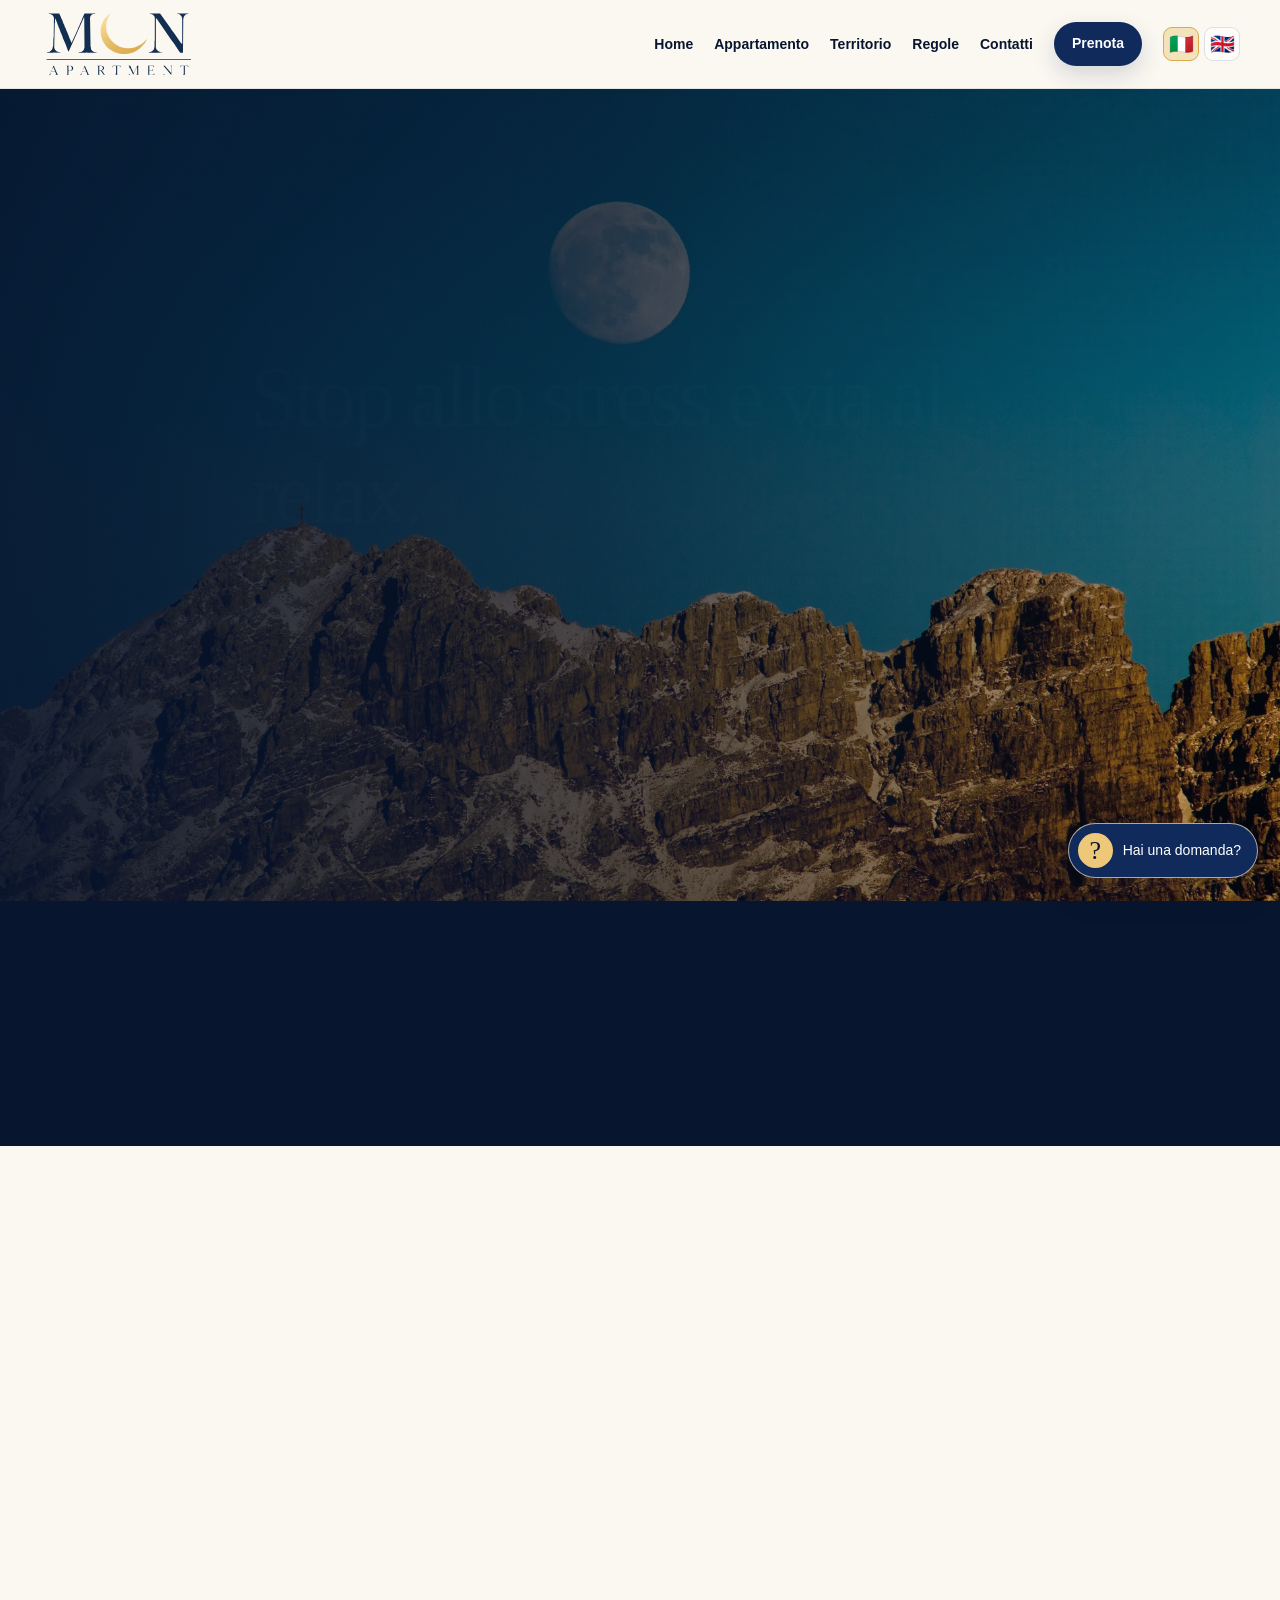
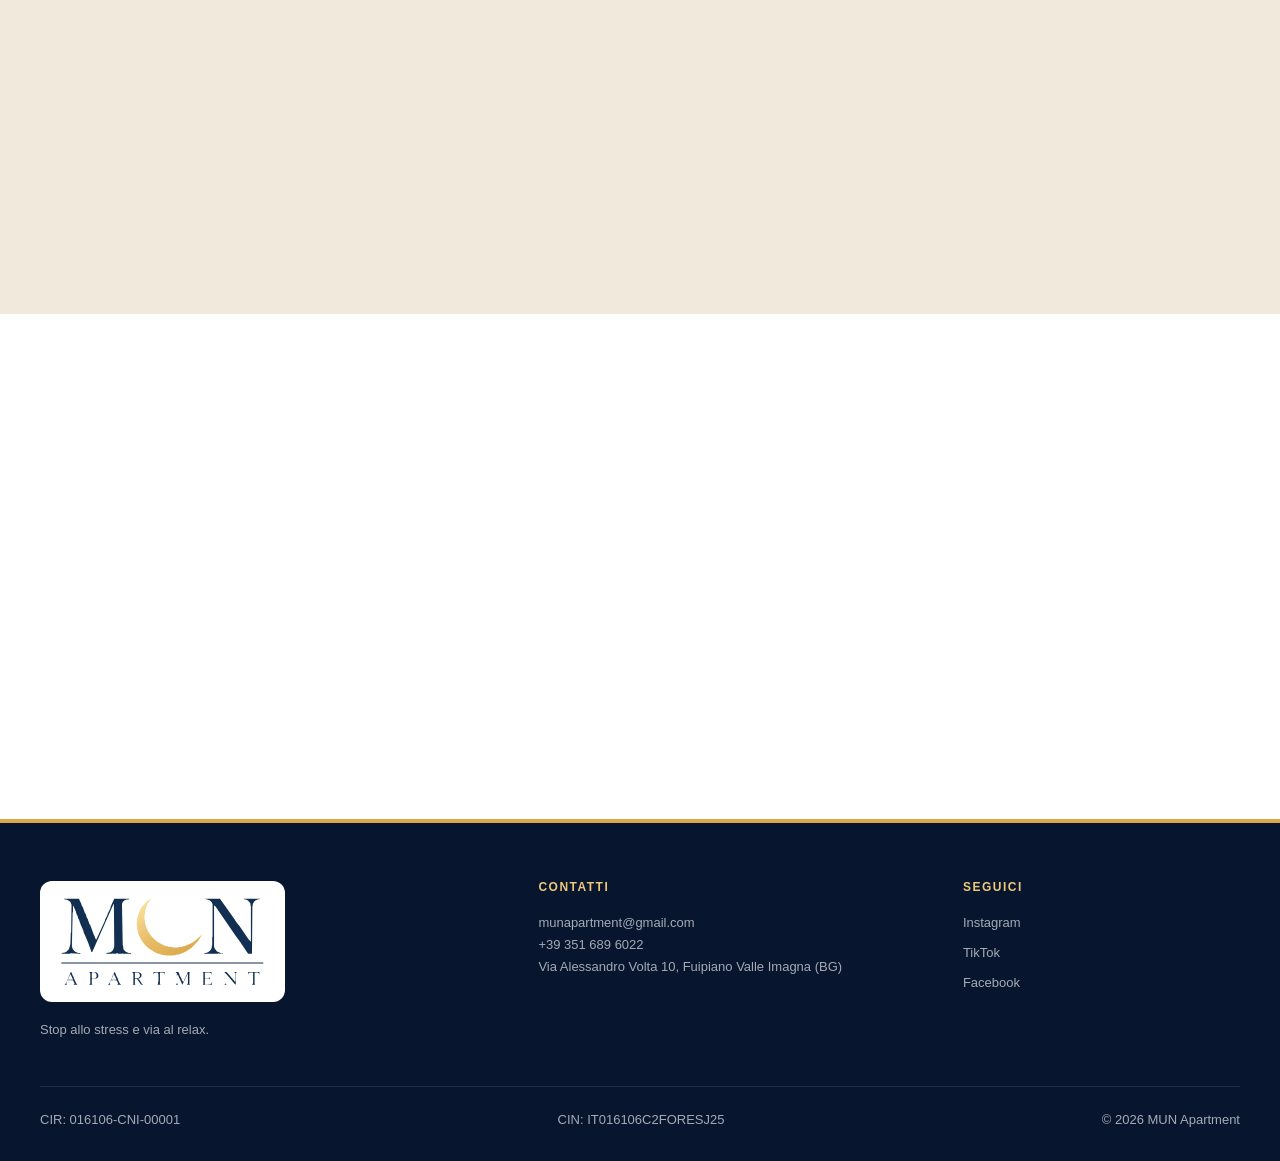
<file: index.html>
<!DOCTYPE html>
<html lang="it">
<head>

  <meta charset="UTF-8" />
  <meta name="viewport" content="width=device-width, initial-scale=1.0" />

  <meta
    http-equiv="Content-Security-Policy"
    content="
      default-src 'self';
      img-src 'self' data:;
      style-src 'self';
      script-src 'self';
      font-src 'self';
      object-src 'none';
      base-uri 'self';
      form-action 'none';
      frame-ancestors 'none';
      upgrade-insecure-requests;
    "
  />

  <meta name="referrer" content="strict-origin-when-cross-origin" />
  <meta name="theme-color" content="#102a5c" />
  <link rel="canonical" href="https://lorenzocicogna.github.io/munapartment/" />
  <meta property="og:type" content="website" />
  <meta property="og:title" content="MUN Apartment | Relax in Valle Imagna" />
  <meta property="og:description" content="MUN Apartment a Fuipiano Valle Imagna: appartamento accogliente con vista sulle montagne, Wi-Fi e prenotazione tramite Airbnb, Booking e Vrbo." />
  <meta property="og:url" content="https://lorenzocicogna.github.io/munapartment/" />
  <meta property="og:image" content="https://lorenzocicogna.github.io/munapartment/assets/images/territory/moon-mountains.webp" />
  <meta property="og:image:alt" content="MUN Apartment e Valle Imagna" />
  <meta name="twitter:card" content="summary_large_image" />
  <meta name="twitter:title" content="MUN Apartment | Relax in Valle Imagna" />
  <meta name="twitter:description" content="MUN Apartment a Fuipiano Valle Imagna: appartamento accogliente con vista sulle montagne, Wi-Fi e prenotazione tramite Airbnb, Booking e Vrbo." />
  <meta name="twitter:image" content="https://lorenzocicogna.github.io/munapartment/assets/images/territory/moon-mountains.webp" />

  <link rel="icon" type="image/png" href="assets/images/branding/favicon.png" />
  <script type="application/ld+json">
  {
    "@context":"https://schema.org",
    "@type":"LodgingBusiness",
    "name":"MUN Apartment",
    "url":"https://lorenzocicogna.github.io/munapartment/",
    "email":"mailto:munapartment@gmail.com",
    "telephone":"+39 351 689 6022",
    "address":{"@type":"PostalAddress","streetAddress":"Via Alessandro Volta 10","postalCode":"24030","addressLocality":"Fuipiano Valle Imagna","addressRegion":"BG","addressCountry":"IT"},
    "sameAs":["https://www.instagram.com/munapartment","https://www.facebook.com/profile.php?id=100090665290518"]
  }
  </script>

  <link rel="stylesheet" href="assets/css/style.css" />
  <link rel="stylesheet" href="assets/css/guida-ospiti.css?v=1" />

  <title>MUN Apartment | Relax in Valle Imagna</title>
  <meta
    name="description"
    content="MUN Apartment a Fuipiano Valle Imagna: appartamento accogliente con vista sulle montagne, Wi-Fi e prenotazione tramite Airbnb, Booking e Vrbo."
  />
</head>

<body data-page="home">

  <header class="site-header">
    <nav class="navbar container" aria-label="Navigazione principale">
      <a class="brand" href="index.html" aria-label="MUN Apartment, home">
        <img
          src="assets/images/branding/munapartment-logo.svg"
          alt="MUN Apartment"
          class="brand-logo"
        />
      </a>

      <button
        class="menu-toggle"
        type="button"
        aria-label="Apri il menu"
        aria-expanded="false"
        aria-controls="main-menu"
      >
        <span></span><span></span><span></span>
      </button>

      <ul class="nav-menu" id="main-menu">
        <li><a href="index.html" data-i18n="navHome">Home</a></li>
        <li><a href="appartamento.html" data-i18n="navApartment">Appartamento</a></li>
        <li><a href="territorio.html" data-i18n="navTerritory">Territorio</a></li>
        <li><a href="regole.html" data-i18n="navRules">Regole</a></li>
        <li><a href="contatti.html" data-i18n="navContact">Contatti</a></li>
        <li>
          <a class="nav-book" href="prenota.html" data-i18n="navBook">
            Prenota
          </a>
        </li>
        <li class="language-switch" aria-label="Selezione lingua">
          <button
            type="button"
            class="language-flag active"
            data-language="it"
            aria-label="Italiano"
            title="Italiano"
          >
            🇮🇹
          </button>
          <button
            type="button"
            class="language-flag"
            data-language="en"
            aria-label="English"
            title="English"
          >
            🇬🇧
          </button>
        </li>
      </ul>
    </nav>
  </header>


  <main>
    <section class="hero-home">
      <img
        class="hero-background"
        src="assets/images/territory/moon-mountains.webp"
        alt=""
        aria-hidden="true"
      />
      <div class="hero-overlay"></div>

      <div class="container hero-home-content reveal">
        <p class="eyebrow" data-i18n="homeEyebrow">
          Fuipiano Valle Imagna · Bergamo
        </p>

        <h1 data-i18n="homeTitle">
          Stop allo stress e via al relax.
        </h1>

        <p data-i18n="homeLead">
          Un rifugio di montagna accogliente, immerso nella tranquillità
          della Valle Imagna e dotato dei comfort essenziali per un soggiorno
          piacevole e senza pensieri.
        </p>

        <div class="hero-actions">
          <a class="button button-primary" href="prenota.html" data-i18n="bookNow">
            Prenota il soggiorno
          </a>
          <a class="button button-light" href="appartamento.html" data-i18n="discoverApartment">
            Scopri l’appartamento
          </a>
        </div>
      </div>
    </section>

    <section class="quick-info" aria-label="Informazioni rapide">
      <div class="container quick-info-grid">
        <article class="reveal">
          <span>01</span>
          <h2 data-i18n="quickLocationTitle">Natura e tranquillità</h2>
          <p data-i18n="quickLocationText">
            Nel cuore di Fuipiano Valle Imagna, circondato dalle montagne.
          </p>
        </article>

        <article class="reveal">
          <span>02</span>
          <h2 data-i18n="quickAirportTitle">35 minuti dall’aeroporto</h2>
          <p data-i18n="quickAirportText">
            Collegamento agevole con l’aeroporto di Orio al Serio.
          </p>
        </article>

        <article class="reveal">
          <span>03</span>
          <h2 data-i18n="quickMilanTitle">Circa 60 minuti da Milano</h2>
          <p data-i18n="quickMilanText">
            Una pausa nella natura senza allontanarsi troppo dalla città.
          </p>
        </article>

        <article class="reveal">
          <span>04</span>
          <h2 data-i18n="quickBookingTitle">Prenotazione semplice</h2>
          <p data-i18n="quickBookingText">
            Disponibile su Airbnb, Booking e Vrbo.
          </p>
        </article>
      </div>
    </section>

    <section class="section welcome-section">
      <div class="container welcome-grid">
        <div class="welcome-copy reveal">
          <p class="eyebrow" data-i18n="welcomeEyebrow">Benvenuti</p>
          <h2 data-i18n="welcomeTitle">
            La tranquillità della montagna incontra la comodità moderna.
          </h2>
          <p class="lead" data-i18n="welcomeLead">
            MUN Apartment è pensato per chi desidera rallentare, respirare
            e vivere un soggiorno autentico nella natura.
          </p>
          <p data-i18n="welcomeText">
            L’appartamento si trova a Fuipiano Valle Imagna, in provincia
            di Bergamo. Offre un ambiente accogliente, Wi-Fi, cucina attrezzata,
            zona giorno, camera matrimoniale e una vista capace di accompagnare
            ogni momento del soggiorno.
          </p>
          <a class="text-link" href="appartamento.html" data-i18n="viewSpaces">
            Guarda gli spazi →
          </a>
        </div>

        <div class="welcome-collage reveal">
          <img
            class="collage-main"
            src="assets/images/apartment/living-room.webp"
            alt="Zona giorno di MUN Apartment"
          />
          <img
            class="collage-small"
            src="assets/images/apartment/sofa-bed.webp"
            alt="Divano letto di MUN Apartment"
          />
        </div>
      </div>
    </section>

    <section class="section section-blue">
      <div class="container">
        <div class="section-heading reveal">
          <p class="eyebrow" data-i18n="whyEyebrow">Perché sceglierci</p>
          <h2 data-i18n="whyTitle">Un soggiorno semplice, autentico e rilassante.</h2>
        </div>

        <div class="feature-grid">
          <article class="feature-card reveal">
            <span>⌂</span>
            <h3 data-i18n="featureHomeTitle">Casa completa</h3>
            <p data-i18n="featureHomeText">
              Spazi indipendenti per soggiornare in libertà e comfort.
            </p>
          </article>

          <article class="feature-card reveal">
            <span>◌</span>
            <h3 data-i18n="featureViewTitle">Panorama montano</h3>
            <p data-i18n="featureViewText">
              Paesaggi, silenzio e natura direttamente intorno a voi.
            </p>
          </article>

          <article class="feature-card reveal">
            <span>✓</span>
            <h3 data-i18n="featureCareTitle">Assistenza dell’host</h3>
            <p data-i18n="featureCareText">
              Comunicazione chiara e supporto durante il soggiorno.
            </p>
          </article>

          <article class="feature-card reveal">
            <span>↗</span>
            <h3 data-i18n="featureAccessTitle">Prenotazione flessibile</h3>
            <p data-i18n="featureAccessText">
              Scegliete la piattaforma che preferite per verificare disponibilità e prezzi.
            </p>
          </article>
        </div>
      </div>
    </section>


    <section class="section discover-experience">
      <div class="container">
        <div class="discover-intro reveal">
          <p class="eyebrow" data-i18n="discoverMoreEyebrow">Scopri MUN Apartment</p>
          <h2 data-i18n="discoverMoreTitle">Entra negli spazi e conosci la storia del progetto.</h2>
          <p data-i18n="discoverMoreLead">Un tour guidato tra gli ambienti reali dell’appartamento e l’intervista all’host per scoprire MUN Apartment da due prospettive diverse.</p>
        </div>
        <div class="discovery-grid">
          <article class="discovery-card reveal">
            <img src="assets/images/apartment/living-room.webp" alt="Zona giorno di MUN Apartment" loading="lazy" decoding="async" />
            <div class="discovery-card-copy">
              <h3 data-i18n="tourCardTitle">Tour virtuale guidato</h3>
              <p data-i18n="tourCardText">Esplora zona giorno, cucina, camera e bagno attraverso le fotografie reali dell’appartamento.</p>
              <a class="button button-primary" href="tour.html" data-i18n="openTour">Inizia il tour</a>
            </div>
          </article>
          <article class="discovery-card reveal">
            <img src="assets/images/branding/munapartment-logo.svg" alt="MUN Apartment" loading="lazy" decoding="async" />
            <div class="discovery-card-copy">
              <h3 data-i18n="interviewCardTitle">Intervista all’host</h3>
              <p data-i18n="interviewCardText">Guarda l’intervista a Lorenzo Cicogna dedicata a MUN Apartment e al progetto di ospitalità.</p>
              <a class="button button-primary" href="intervista.html" data-i18n="watchInterview">Guarda l’intervista</a>
            </div>
          </article>
        </div>
      </div>
    </section>

    <section class="section booking-preview">
      <div class="container booking-preview-grid">
        <div class="reveal">
          <p class="eyebrow" data-i18n="bookingEyebrow">Prenota</p>
          <h2 data-i18n="bookingPreviewTitle">
            Scegli il canale più comodo per il tuo soggiorno.
          </h2>
          <p data-i18n="bookingPreviewText">
            Consulta disponibilità, condizioni e prezzi aggiornati direttamente
            sulle principali piattaforme di prenotazione.
          </p>
        </div>

        <div class="platform-list reveal">
          <a href="https://www.airbnb.it/rooms/829588635265908158" target="_blank" rel="noopener noreferrer">
            <strong>Airbnb</strong><span>Apri →</span>
          </a>
          <a href="https://www.booking.com/hotel/it/mun-apartment-major-unforgettable-nights.it.html" target="_blank" rel="noopener noreferrer">
            <strong>Booking.com</strong><span>Apri →</span>
          </a>
          <a href="https://www.vrbo.com/it-it/affitto-vacanze/p11385651" target="_blank" rel="noopener noreferrer">
            <strong>Vrbo</strong><span>Apri →</span>
          </a>
          <a href="prenota.html">
            <strong data-i18n="allBookingOptions">Tutte le opzioni</strong><span>→</span>
          </a>
        </div>
      </div>
    </section>
  </main>


  <footer class="site-footer">
    <div class="container footer-grid">
      <div class="footer-brand">
        <img
          src="assets/images/branding/munapartment-logo.svg"
          alt="MUN Apartment"
        />
        <p data-i18n="footerTagline">Stop allo stress e via al relax.</p>
      </div>

      <div>
        <h2 data-i18n="footerContact">Contatti</h2>
        <a href="mailto:munapartment@gmail.com">munapartment@gmail.com</a>
        <a href="tel:+393516896022">+39 351 689 6022</a>
        <p>Via Alessandro Volta 10, Fuipiano Valle Imagna (BG)</p>
      </div>

      <div>
        <h2 data-i18n="footerFollow">Seguici</h2>
        <div class="social-links">
          <a
            href="https://www.instagram.com/munapartment?igshid=ZDdkNTZiNTM%3D"
            target="_blank"
            rel="noopener noreferrer"
          >
            Instagram
          </a>
          <a
            href="https://www.tiktok.com/@mun.apartment?_t=8hyta0qmu8G&_r=1"
            target="_blank"
            rel="noopener noreferrer"
          >
            TikTok
          </a>
          <a
            href="https://www.facebook.com/profile.php?id=100090665290518"
            target="_blank"
            rel="noopener noreferrer"
          >
            Facebook
          </a>
        </div>
      </div>
    </div>

    <div class="container footer-legal">
      <p>CIR: 016106-CNI-00001</p>
      <p>CIN: IT016106C2FORESJ25</p>
      <p>© <span data-current-year></span> MUN Apartment</p>
    </div>
  </footer>

  <script src="assets/js/script.js" defer></script>
  <script src="assets/js/guida-ospiti.js?v=1" defer></script>

</body>
</html>
</file>
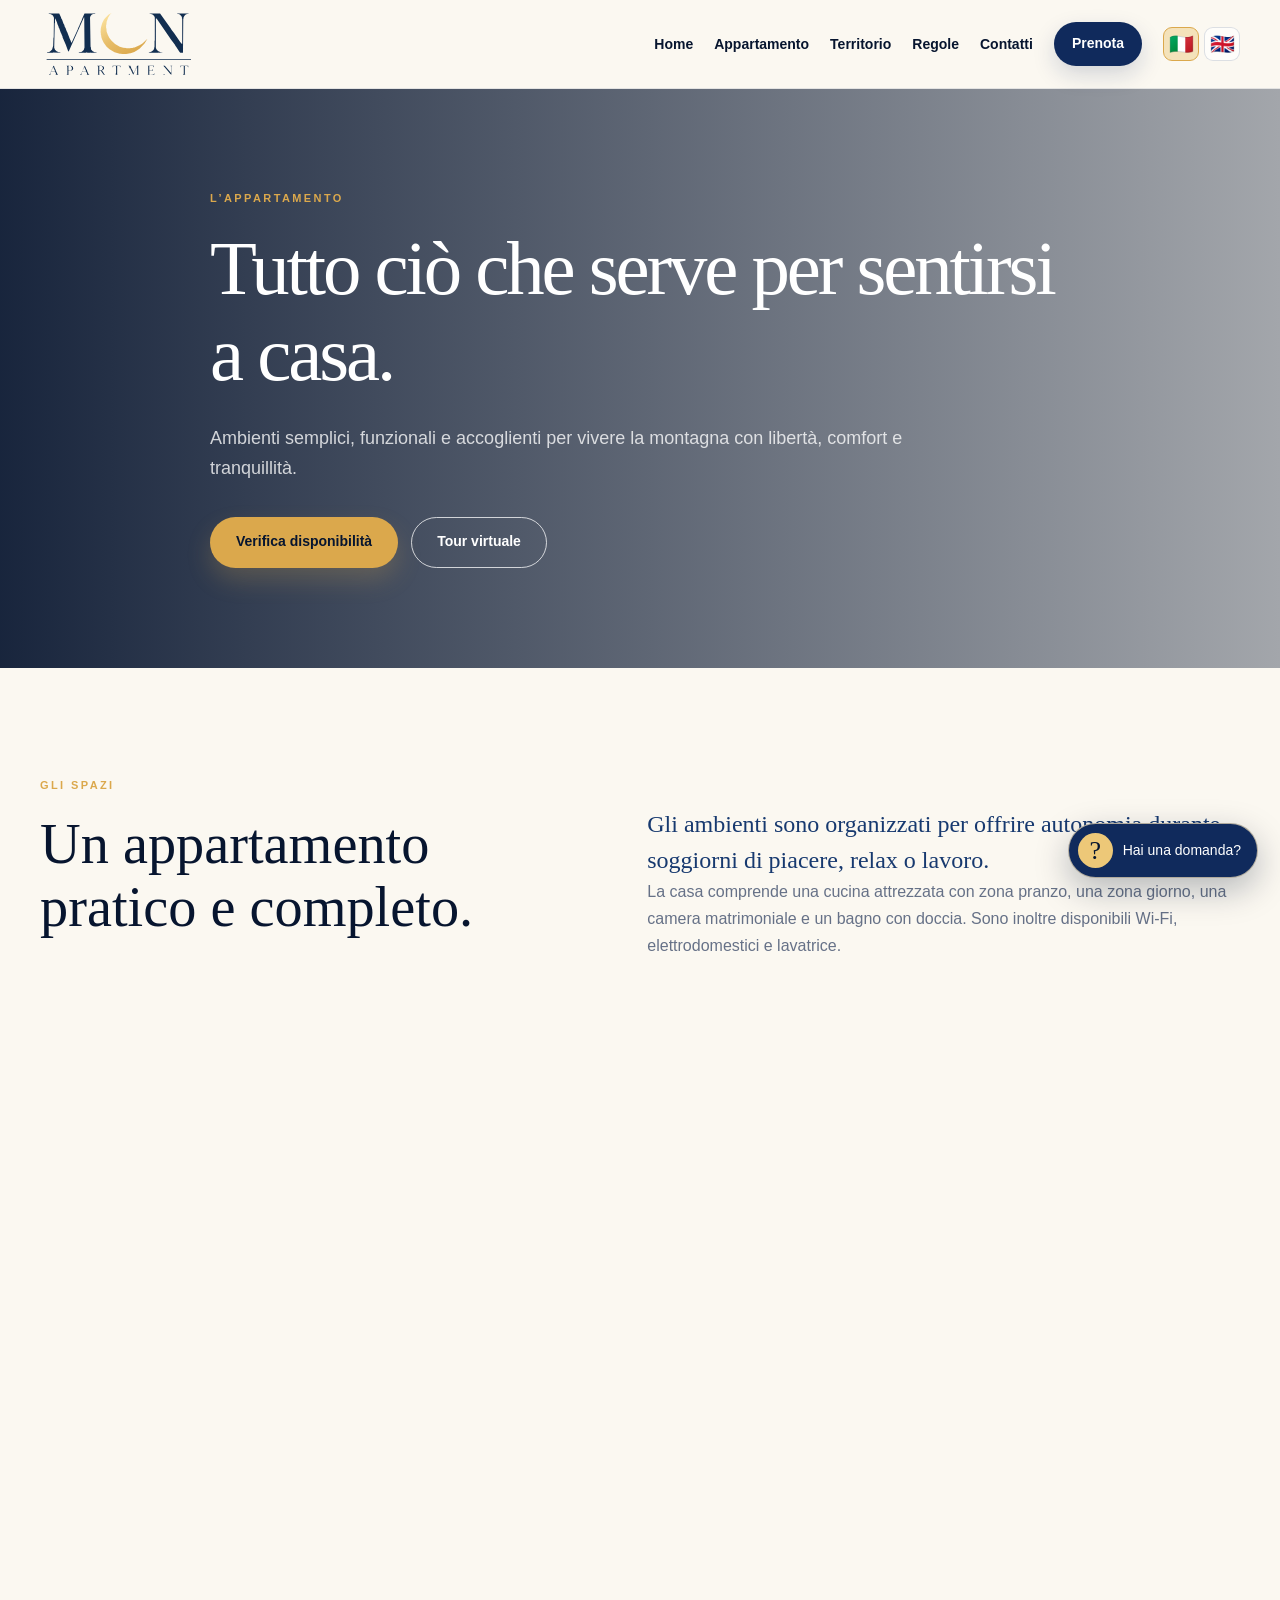
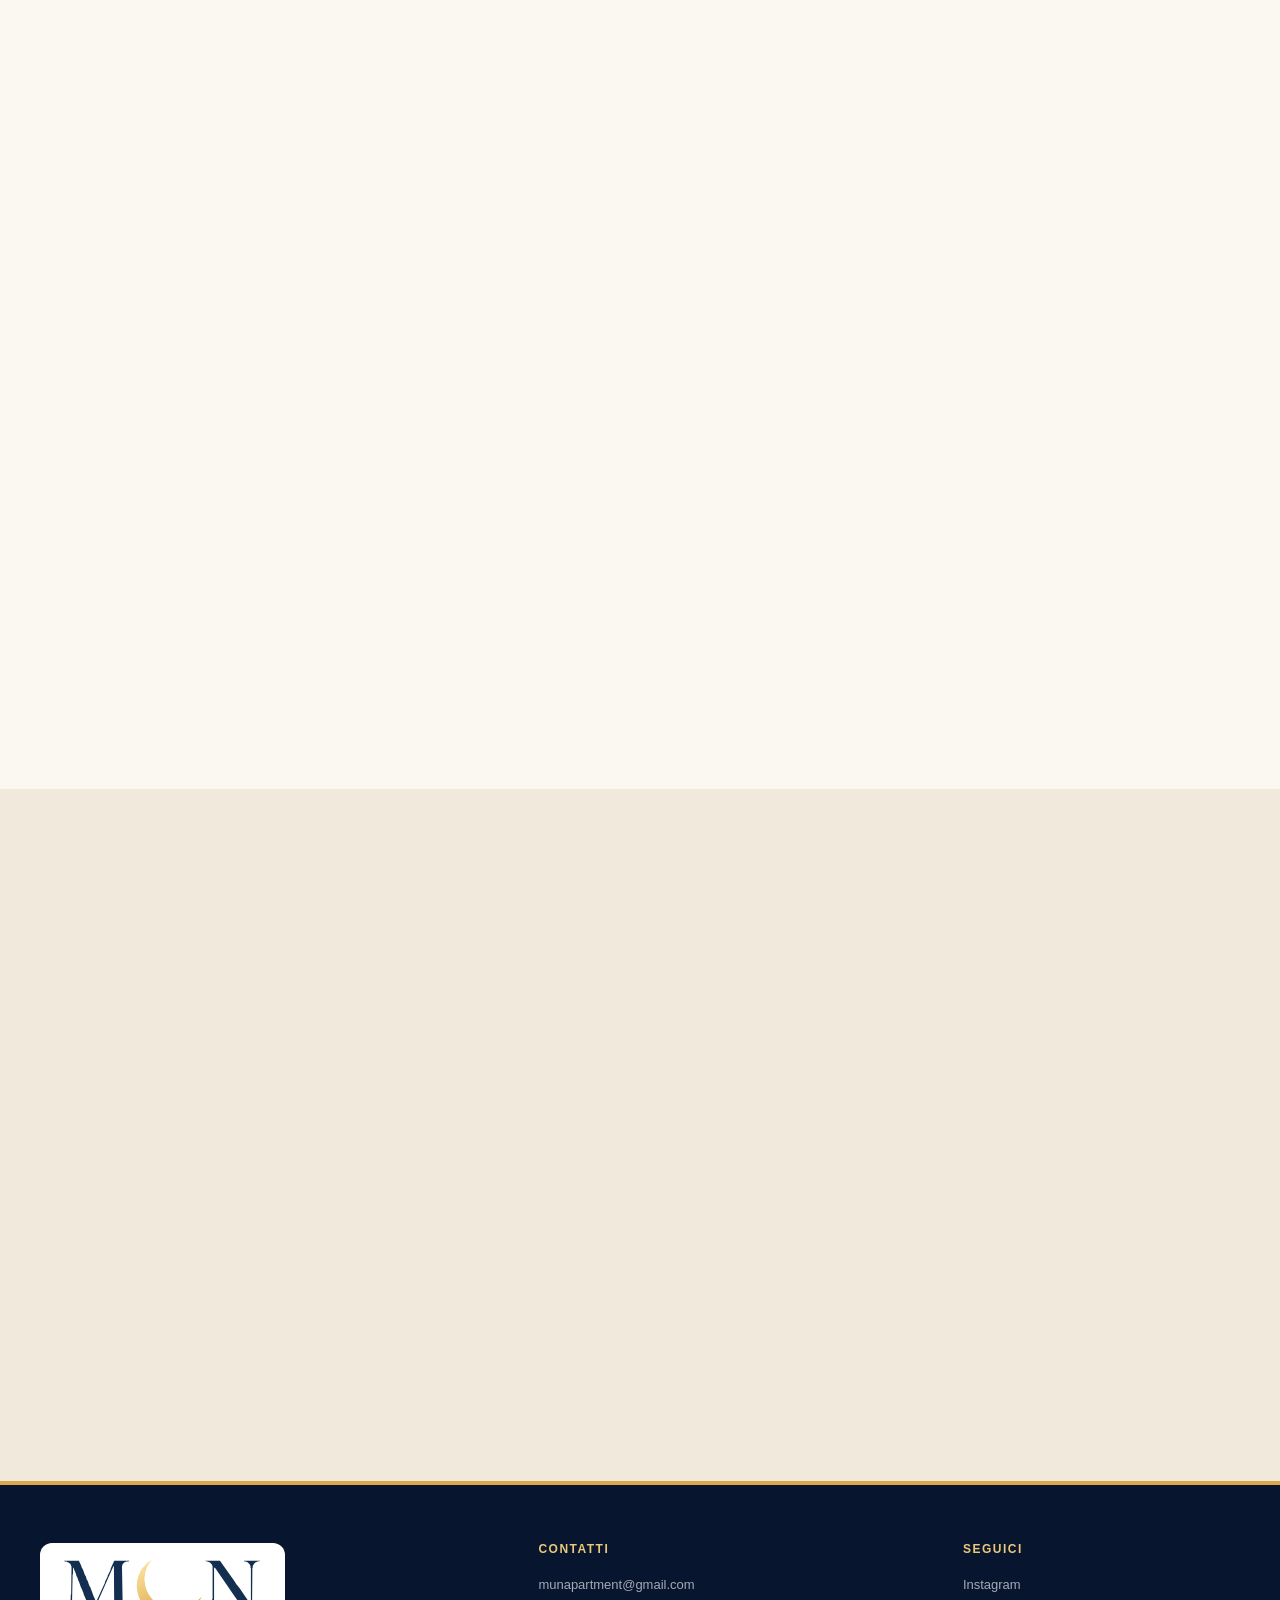
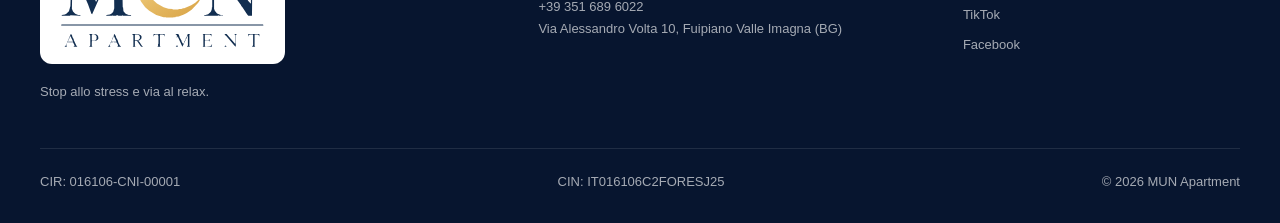
<file: appartamento.html>
<!DOCTYPE html>
<html lang="it">
<head>

  <meta charset="UTF-8" />
  <meta name="viewport" content="width=device-width, initial-scale=1.0" />

  <meta
    http-equiv="Content-Security-Policy"
    content="
      default-src 'self';
      img-src 'self' data:;
      style-src 'self';
      script-src 'self';
      font-src 'self';
      object-src 'none';
      base-uri 'self';
      form-action 'none';
      frame-ancestors 'none';
      upgrade-insecure-requests;
    "
  />

  <meta name="referrer" content="strict-origin-when-cross-origin" />
  <meta name="theme-color" content="#102a5c" />
  <link rel="canonical" href="https://lorenzocicogna.github.io/munapartment/appartamento.html" />
  <meta property="og:type" content="website" />
  <meta property="og:title" content="L’Appartamento | MUN Apartment" />
  <meta property="og:description" content="Scopri gli spazi e i comfort di MUN Apartment a Fuipiano Valle Imagna: cucina attrezzata, camera matrimoniale, zona giorno, bagno e Wi-Fi." />
  <meta property="og:url" content="https://lorenzocicogna.github.io/munapartment/appartamento.html" />
  <meta property="og:image" content="https://lorenzocicogna.github.io/munapartment/assets/images/apartment/living-room.webp" />
  <meta property="og:image:alt" content="MUN Apartment e Valle Imagna" />
  <meta name="twitter:card" content="summary_large_image" />
  <meta name="twitter:title" content="L’Appartamento | MUN Apartment" />
  <meta name="twitter:description" content="Scopri gli spazi e i comfort di MUN Apartment a Fuipiano Valle Imagna: cucina attrezzata, camera matrimoniale, zona giorno, bagno e Wi-Fi." />
  <meta name="twitter:image" content="https://lorenzocicogna.github.io/munapartment/assets/images/apartment/living-room.webp" />

  <link rel="icon" type="image/png" href="assets/images/branding/favicon.png" />
  <script type="application/ld+json">
  {"@context":"https://schema.org","@type":"WebPage","name":"L’Appartamento | MUN Apartment","url":"https://lorenzocicogna.github.io/munapartment/appartamento.html","isPartOf":{"@type":"WebSite","name":"MUN Apartment","url":"https://lorenzocicogna.github.io/munapartment/"}}
  </script>

  <link rel="stylesheet" href="assets/css/style.css" />
  <link rel="stylesheet" href="assets/css/guida-ospiti.css?v=1" />

  <title>L’Appartamento | MUN Apartment</title>
  <meta
    name="description"
    content="Scopri gli spazi e i comfort di MUN Apartment a Fuipiano Valle Imagna: cucina attrezzata, camera matrimoniale, zona giorno, bagno e Wi-Fi."
  />
</head>

<body data-page="apartment">

  <header class="site-header">
    <nav class="navbar container" aria-label="Navigazione principale">
      <a class="brand" href="index.html" aria-label="MUN Apartment, home">
        <img
          src="assets/images/branding/munapartment-logo.svg"
          alt="MUN Apartment"
          class="brand-logo"
        />
      </a>

      <button
        class="menu-toggle"
        type="button"
        aria-label="Apri il menu"
        aria-expanded="false"
        aria-controls="main-menu"
      >
        <span></span><span></span><span></span>
      </button>

      <ul class="nav-menu" id="main-menu">
        <li><a href="index.html" data-i18n="navHome">Home</a></li>
        <li><a href="appartamento.html" data-i18n="navApartment">Appartamento</a></li>
        <li><a href="territorio.html" data-i18n="navTerritory">Territorio</a></li>
        <li><a href="regole.html" data-i18n="navRules">Regole</a></li>
        <li><a href="contatti.html" data-i18n="navContact">Contatti</a></li>
        <li>
          <a class="nav-book" href="prenota.html" data-i18n="navBook">
            Prenota
          </a>
        </li>
        <li class="language-switch" aria-label="Selezione lingua">
          <button
            type="button"
            class="language-flag active"
            data-language="it"
            aria-label="Italiano"
            title="Italiano"
          >
            🇮🇹
          </button>
          <button
            type="button"
            class="language-flag"
            data-language="en"
            aria-label="English"
            title="English"
          >
            🇬🇧
          </button>
        </li>
      </ul>
    </nav>
  </header>


  <main>
    <section class="page-hero apartment-hero">
      <div class="container narrow reveal">
        <p class="eyebrow" data-i18n="apartmentEyebrow">L’appartamento</p>
        <h1 data-i18n="apartmentTitle">Tutto ciò che serve per sentirsi a casa.</h1>
        <p data-i18n="apartmentLead">
          Ambienti semplici, funzionali e accoglienti per vivere la montagna
          con libertà, comfort e tranquillità.
        </p>
        <div class="hero-actions">
          <a class="button button-primary" href="prenota.html" data-i18n="checkAvailability">Verifica disponibilità</a>
          <a class="button button-light" href="tour.html" data-i18n="guidedTour">Tour virtuale</a>
        </div>
      </div>
    </section>

    <section class="section">
      <div class="container split-section">
        <div class="section-heading reveal">
          <p class="eyebrow" data-i18n="spacesEyebrow">Gli spazi</p>
          <h2 data-i18n="spacesTitle">Un appartamento pratico e completo.</h2>
        </div>

        <div class="section-copy reveal">
          <p class="lead" data-i18n="spacesLead">
            Gli ambienti sono organizzati per offrire autonomia durante
            soggiorni di piacere, relax o lavoro.
          </p>
          <p data-i18n="spacesText">
            La casa comprende una cucina attrezzata con zona pranzo,
            una zona giorno, una camera matrimoniale e un bagno con doccia.
            Sono inoltre disponibili Wi-Fi, elettrodomestici e lavatrice.
          </p>
        </div>
      </div>
    </section>

    <section class="gallery-section">
      <div class="container">
        <div class="gallery-grid">
          <figure class="gallery-item gallery-wide reveal">
            <img src="assets/images/apartment/living-room.webp" alt="Zona giorno e sala da pranzo di MUN Apartment" decoding="async" />
            <figcaption>Zona giorno</figcaption>
          </figure>
          <figure class="gallery-item reveal">
            <img src="assets/images/apartment/kitchen.webp" alt="Cucina attrezzata di MUN Apartment" loading="lazy" decoding="async" />
            <figcaption>Cucina attrezzata</figcaption>
          </figure>
          <figure class="gallery-item reveal">
            <img src="assets/images/apartment/sofa-bed.webp" alt="Divano letto nella zona giorno" loading="lazy" decoding="async" />
            <figcaption>Divano letto</figcaption>
          </figure>
          <figure class="gallery-item reveal">
            <img src="assets/images/apartment/bedroom-bed.webp" alt="Camera matrimoniale" loading="lazy" decoding="async" />
            <figcaption>Camera matrimoniale</figcaption>
          </figure>
          <figure class="gallery-item reveal">
            <img src="assets/images/apartment/bedroom-window.webp" alt="Vista dalla camera matrimoniale" loading="lazy" decoding="async" />
            <figcaption>Vista dalla camera</figcaption>
          </figure>
          <figure class="gallery-item reveal">
            <img src="assets/images/apartment/bathroom-sink.webp" alt="Lavabo e specchio del bagno" loading="lazy" decoding="async" />
            <figcaption>Bagno</figcaption>
          </figure>
          <figure class="gallery-item reveal">
            <img src="assets/images/apartment/bathroom-shower.webp" alt="Doccia con chiusura pieghevole in plastica" loading="lazy" decoding="async" />
            <figcaption>Doccia</figcaption>
          </figure>
          <figure class="gallery-item gallery-wide reveal">
            <img src="assets/images/territory/winter-panorama.webp" alt="Panorama della Valle Imagna" loading="lazy" decoding="async" />
            <figcaption>Panorama</figcaption>
          </figure>
          <figure class="gallery-item reveal">
            <img src="assets/images/apartment/building-exterior.webp" alt="Esterno dell'edificio di MUN Apartment" loading="lazy" decoding="async" />
            <figcaption>Esterno</figcaption>
          </figure>
        </div>
      </div>
    </section>

    <section class="section section-soft">
      <div class="container">
        <div class="section-heading reveal">
          <p class="eyebrow" data-i18n="comfortEyebrow">Comfort</p>
          <h2 data-i18n="comfortTitle">I servizi essenziali per il soggiorno.</h2>
        </div>

        <div class="amenities-grid">
          <div class="amenity reveal"><span>Wi-Fi</span><p data-i18n="amenityWifi">Connessione internet</p></div>
          <div class="amenity reveal"><span data-i18n="amenityKitchenTitle">Cucina</span><p data-i18n="amenityKitchen">Attrezzata per l’uso quotidiano</p></div>
          <div class="amenity reveal"><span data-i18n="amenityWasherTitle">Lavatrice</span><p data-i18n="amenityWasher">Disponibile nell’appartamento</p></div>
          <div class="amenity reveal"><span data-i18n="amenityCoffeeTitle">Caffè</span><p data-i18n="amenityCoffee">Macchina da caffè</p></div>
          <div class="amenity reveal"><span data-i18n="amenityShowerTitle">Doccia</span><p data-i18n="amenityShower">Bagno completo</p></div>
          <div class="amenity reveal"><span data-i18n="amenityViewTitle">Vista</span><p data-i18n="amenityView">Panorama della Valle Imagna</p></div>
        </div>
      </div>
    </section>
  </main>


  <footer class="site-footer">
    <div class="container footer-grid">
      <div class="footer-brand">
        <img
          src="assets/images/branding/munapartment-logo.svg"
          alt="MUN Apartment"
        />
        <p data-i18n="footerTagline">Stop allo stress e via al relax.</p>
      </div>

      <div>
        <h2 data-i18n="footerContact">Contatti</h2>
        <a href="mailto:munapartment@gmail.com">munapartment@gmail.com</a>
        <a href="tel:+393516896022">+39 351 689 6022</a>
        <p>Via Alessandro Volta 10, Fuipiano Valle Imagna (BG)</p>
      </div>

      <div>
        <h2 data-i18n="footerFollow">Seguici</h2>
        <div class="social-links">
          <a
            href="https://www.instagram.com/munapartment?igshid=ZDdkNTZiNTM%3D"
            target="_blank"
            rel="noopener noreferrer"
          >
            Instagram
          </a>
          <a
            href="https://www.tiktok.com/@mun.apartment?_t=8hyta0qmu8G&_r=1"
            target="_blank"
            rel="noopener noreferrer"
          >
            TikTok
          </a>
          <a
            href="https://www.facebook.com/profile.php?id=100090665290518"
            target="_blank"
            rel="noopener noreferrer"
          >
            Facebook
          </a>
        </div>
      </div>
    </div>

    <div class="container footer-legal">
      <p>CIR: 016106-CNI-00001</p>
      <p>CIN: IT016106C2FORESJ25</p>
      <p>© <span data-current-year></span> MUN Apartment</p>
    </div>
  </footer>

  <script src="assets/js/script.js" defer></script>
  <script src="assets/js/guida-ospiti.js?v=1" defer></script>

</body>
</html>
</file>
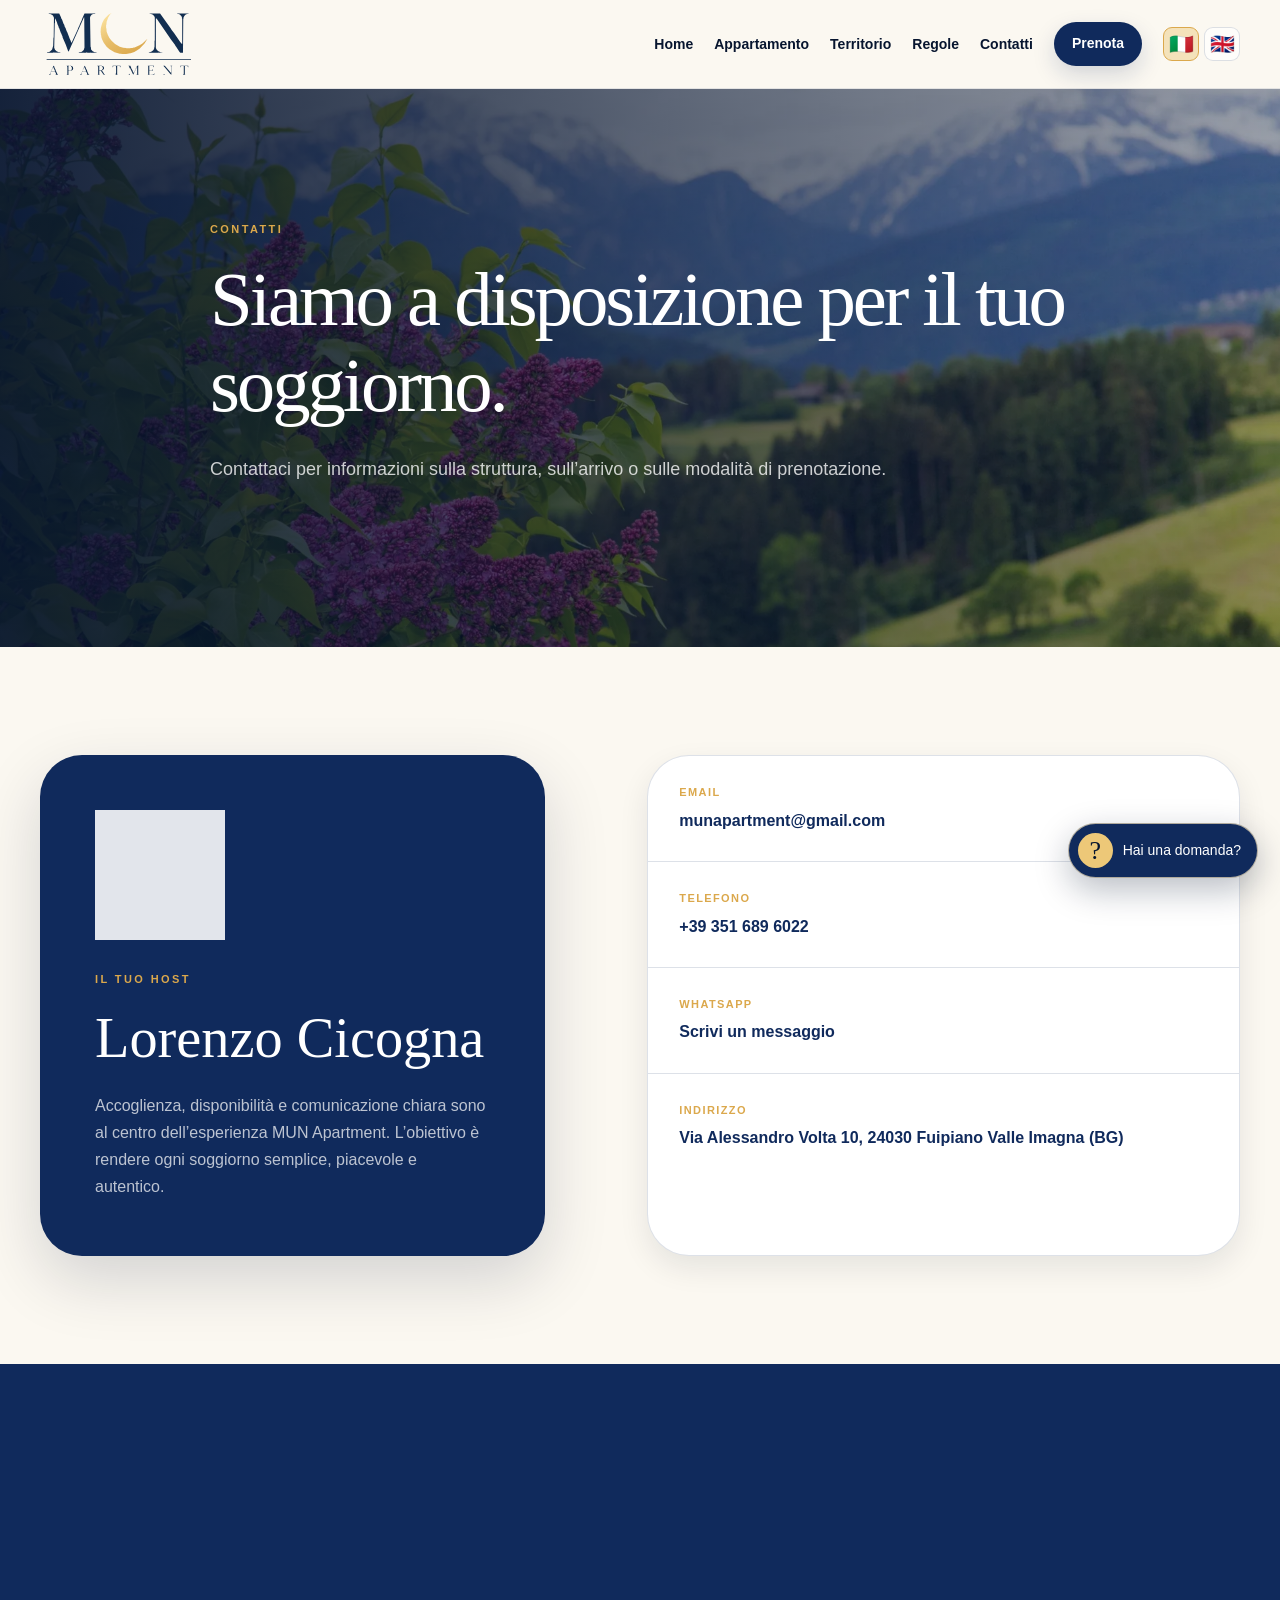
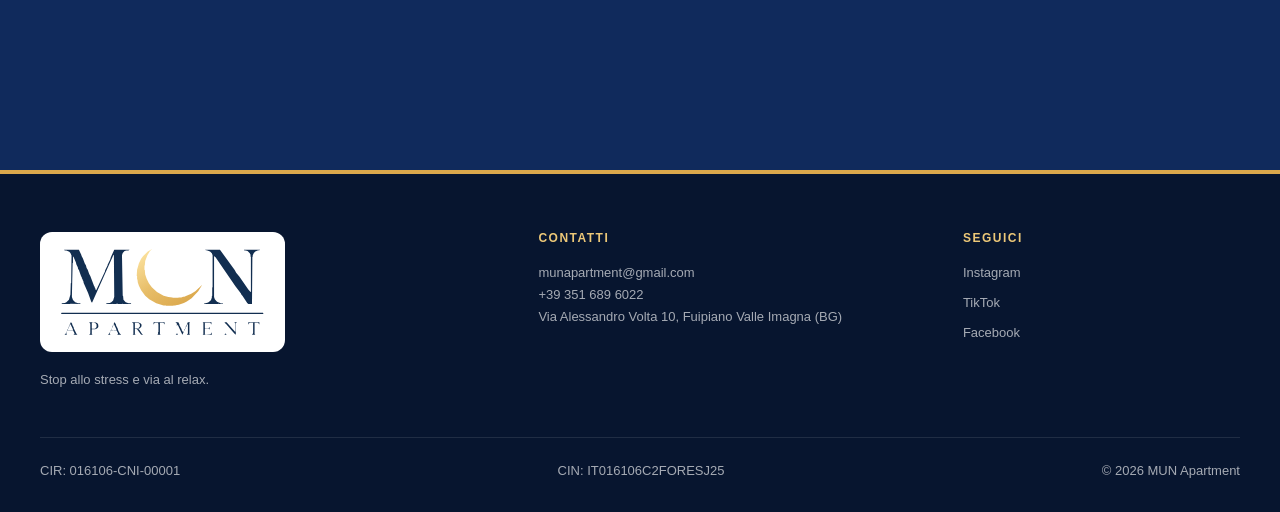
<file: contatti.html>
<!DOCTYPE html>
<html lang="it">
<head>

  <meta charset="UTF-8" />
  <meta name="viewport" content="width=device-width, initial-scale=1.0" />

  <meta
    http-equiv="Content-Security-Policy"
    content="
      default-src 'self';
      img-src 'self' data:;
      style-src 'self';
      script-src 'self';
      font-src 'self';
      object-src 'none';
      base-uri 'self';
      form-action 'none';
      frame-ancestors 'none';
      upgrade-insecure-requests;
    "
  />

  <meta name="referrer" content="strict-origin-when-cross-origin" />
  <meta name="theme-color" content="#102a5c" />
  <link rel="canonical" href="https://lorenzocicogna.github.io/munapartment/contatti.html" />
  <meta property="og:type" content="website" />
  <meta property="og:title" content="Contatti | MUN Apartment" />
  <meta property="og:description" content="Contatta MUN Apartment: indirizzo, email, telefono, WhatsApp e social media." />
  <meta property="og:url" content="https://lorenzocicogna.github.io/munapartment/contatti.html" />
  <meta property="og:image" content="https://lorenzocicogna.github.io/munapartment/assets/images/territory/moon-mountains.webp" />
  <meta property="og:image:alt" content="MUN Apartment e Valle Imagna" />
  <meta name="twitter:card" content="summary_large_image" />
  <meta name="twitter:title" content="Contatti | MUN Apartment" />
  <meta name="twitter:description" content="Contatta MUN Apartment: indirizzo, email, telefono, WhatsApp e social media." />
  <meta name="twitter:image" content="https://lorenzocicogna.github.io/munapartment/assets/images/territory/moon-mountains.webp" />

  <link rel="icon" type="image/png" href="assets/images/branding/favicon.png" />
  <script type="application/ld+json">
  {"@context":"https://schema.org","@type":"WebPage","name":"Contatti | MUN Apartment","url":"https://lorenzocicogna.github.io/munapartment/contatti.html","isPartOf":{"@type":"WebSite","name":"MUN Apartment","url":"https://lorenzocicogna.github.io/munapartment/"}}
  </script>

  <link rel="stylesheet" href="assets/css/style.css" />
  <link rel="stylesheet" href="assets/css/guida-ospiti.css?v=1" />

  <title>Contatti | MUN Apartment</title>
  <meta
    name="description"
    content="Contatta MUN Apartment: indirizzo, email, telefono, WhatsApp e social media."
  />
</head>

<body data-page="contact">

  <header class="site-header">
    <nav class="navbar container" aria-label="Navigazione principale">
      <a class="brand" href="index.html" aria-label="MUN Apartment, home">
        <img
          src="assets/images/branding/munapartment-logo.svg"
          alt="MUN Apartment"
          class="brand-logo"
        />
      </a>

      <button
        class="menu-toggle"
        type="button"
        aria-label="Apri il menu"
        aria-expanded="false"
        aria-controls="main-menu"
      >
        <span></span><span></span><span></span>
      </button>

      <ul class="nav-menu" id="main-menu">
        <li><a href="index.html" data-i18n="navHome">Home</a></li>
        <li><a href="appartamento.html" data-i18n="navApartment">Appartamento</a></li>
        <li><a href="territorio.html" data-i18n="navTerritory">Territorio</a></li>
        <li><a href="regole.html" data-i18n="navRules">Regole</a></li>
        <li><a href="contatti.html" data-i18n="navContact">Contatti</a></li>
        <li>
          <a class="nav-book" href="prenota.html" data-i18n="navBook">
            Prenota
          </a>
        </li>
        <li class="language-switch" aria-label="Selezione lingua">
          <button
            type="button"
            class="language-flag active"
            data-language="it"
            aria-label="Italiano"
            title="Italiano"
          >
            🇮🇹
          </button>
          <button
            type="button"
            class="language-flag"
            data-language="en"
            aria-label="English"
            title="English"
          >
            🇬🇧
          </button>
        </li>
      </ul>
    </nav>
  </header>


  <main>
    <section class="page-hero contact-hero">
      <div class="container narrow reveal">
        <p class="eyebrow" data-i18n="contactEyebrow">Contatti</p>
        <h1 data-i18n="contactTitle">Siamo a disposizione per il tuo soggiorno.</h1>
        <p data-i18n="contactLead">
          Contattaci per informazioni sulla struttura, sull’arrivo
          o sulle modalità di prenotazione.
        </p>
      </div>
    </section>

    <section class="section">
      <div class="container contact-layout">
        <div class="host-card reveal">
          <img
            src="assets/images/branding/munapartment-mark.png"
            alt=""
            aria-hidden="true"
          />
          <p class="eyebrow" data-i18n="hostEyebrow">Il tuo host</p>
          <h2>Lorenzo Cicogna</h2>
          <p data-i18n="hostText">
            Accoglienza, disponibilità e comunicazione chiara sono al centro
            dell’esperienza MUN Apartment. L’obiettivo è rendere ogni soggiorno
            semplice, piacevole e autentico.
          </p>
        </div>

        <div class="contact-details reveal">
          <a href="mailto:munapartment@gmail.com">
            <span>Email</span>
            <strong>munapartment@gmail.com</strong>
          </a>

          <a href="tel:+393516896022">
            <span data-i18n="phone">Telefono</span>
            <strong>+39 351 689 6022</strong>
          </a>

          <a
            href="https://wa.me/393516896022"
            target="_blank"
            rel="noopener noreferrer"
          >
            <span>WhatsApp</span>
            <strong data-i18n="writeMessage">Scrivi un messaggio</strong>
          </a>

          <a
            href="https://www.google.com/maps/search/?api=1&query=Via+Alessandro+Volta+10+Fuipiano+Valle+Imagna"
            target="_blank"
            rel="noopener noreferrer"
          >
            <span data-i18n="address">Indirizzo</span>
            <strong>Via Alessandro Volta 10, 24030 Fuipiano Valle Imagna (BG)</strong>
          </a>
        </div>
      </div>
    </section>

    <section class="section section-blue">
      <div class="container social-section">
        <div class="reveal">
          <p class="eyebrow" data-i18n="socialEyebrow">Social</p>
          <h2 data-i18n="socialTitle">Segui MUN Apartment.</h2>
          <p data-i18n="socialText">
            Foto, aggiornamenti e contenuti dalla Valle Imagna.
          </p>
        </div>

        <div class="social-cards reveal">
          <a
            href="https://www.instagram.com/munapartment?igshid=ZDdkNTZiNTM%3D"
            target="_blank"
            rel="noopener noreferrer"
          >
            <span>IG</span>
            <strong>Instagram</strong>
            <small>@munapartment</small>
          </a>

          <a
            href="https://www.tiktok.com/@mun.apartment?_t=8hyta0qmu8G&_r=1"
            target="_blank"
            rel="noopener noreferrer"
          >
            <span>TT</span>
            <strong>TikTok</strong>
            <small>@mun.apartment</small>
          </a>

          <a
            href="https://www.facebook.com/profile.php?id=100090665290518"
            target="_blank"
            rel="noopener noreferrer"
          >
            <span>FB</span>
            <strong>Facebook</strong>
            <small>MUN Apartment</small>
          </a>
        </div>
      </div>
    </section>
  </main>


  <footer class="site-footer">
    <div class="container footer-grid">
      <div class="footer-brand">
        <img
          src="assets/images/branding/munapartment-logo.svg"
          alt="MUN Apartment"
        />
        <p data-i18n="footerTagline">Stop allo stress e via al relax.</p>
      </div>

      <div>
        <h2 data-i18n="footerContact">Contatti</h2>
        <a href="mailto:munapartment@gmail.com">munapartment@gmail.com</a>
        <a href="tel:+393516896022">+39 351 689 6022</a>
        <p>Via Alessandro Volta 10, Fuipiano Valle Imagna (BG)</p>
      </div>

      <div>
        <h2 data-i18n="footerFollow">Seguici</h2>
        <div class="social-links">
          <a
            href="https://www.instagram.com/munapartment?igshid=ZDdkNTZiNTM%3D"
            target="_blank"
            rel="noopener noreferrer"
          >
            Instagram
          </a>
          <a
            href="https://www.tiktok.com/@mun.apartment?_t=8hyta0qmu8G&_r=1"
            target="_blank"
            rel="noopener noreferrer"
          >
            TikTok
          </a>
          <a
            href="https://www.facebook.com/profile.php?id=100090665290518"
            target="_blank"
            rel="noopener noreferrer"
          >
            Facebook
          </a>
        </div>
      </div>
    </div>

    <div class="container footer-legal">
      <p>CIR: 016106-CNI-00001</p>
      <p>CIN: IT016106C2FORESJ25</p>
      <p>© <span data-current-year></span> MUN Apartment</p>
    </div>
  </footer>

  <script src="assets/js/script.js" defer></script>
  <script src="assets/js/guida-ospiti.js?v=1" defer></script>

</body>
</html>
</file>
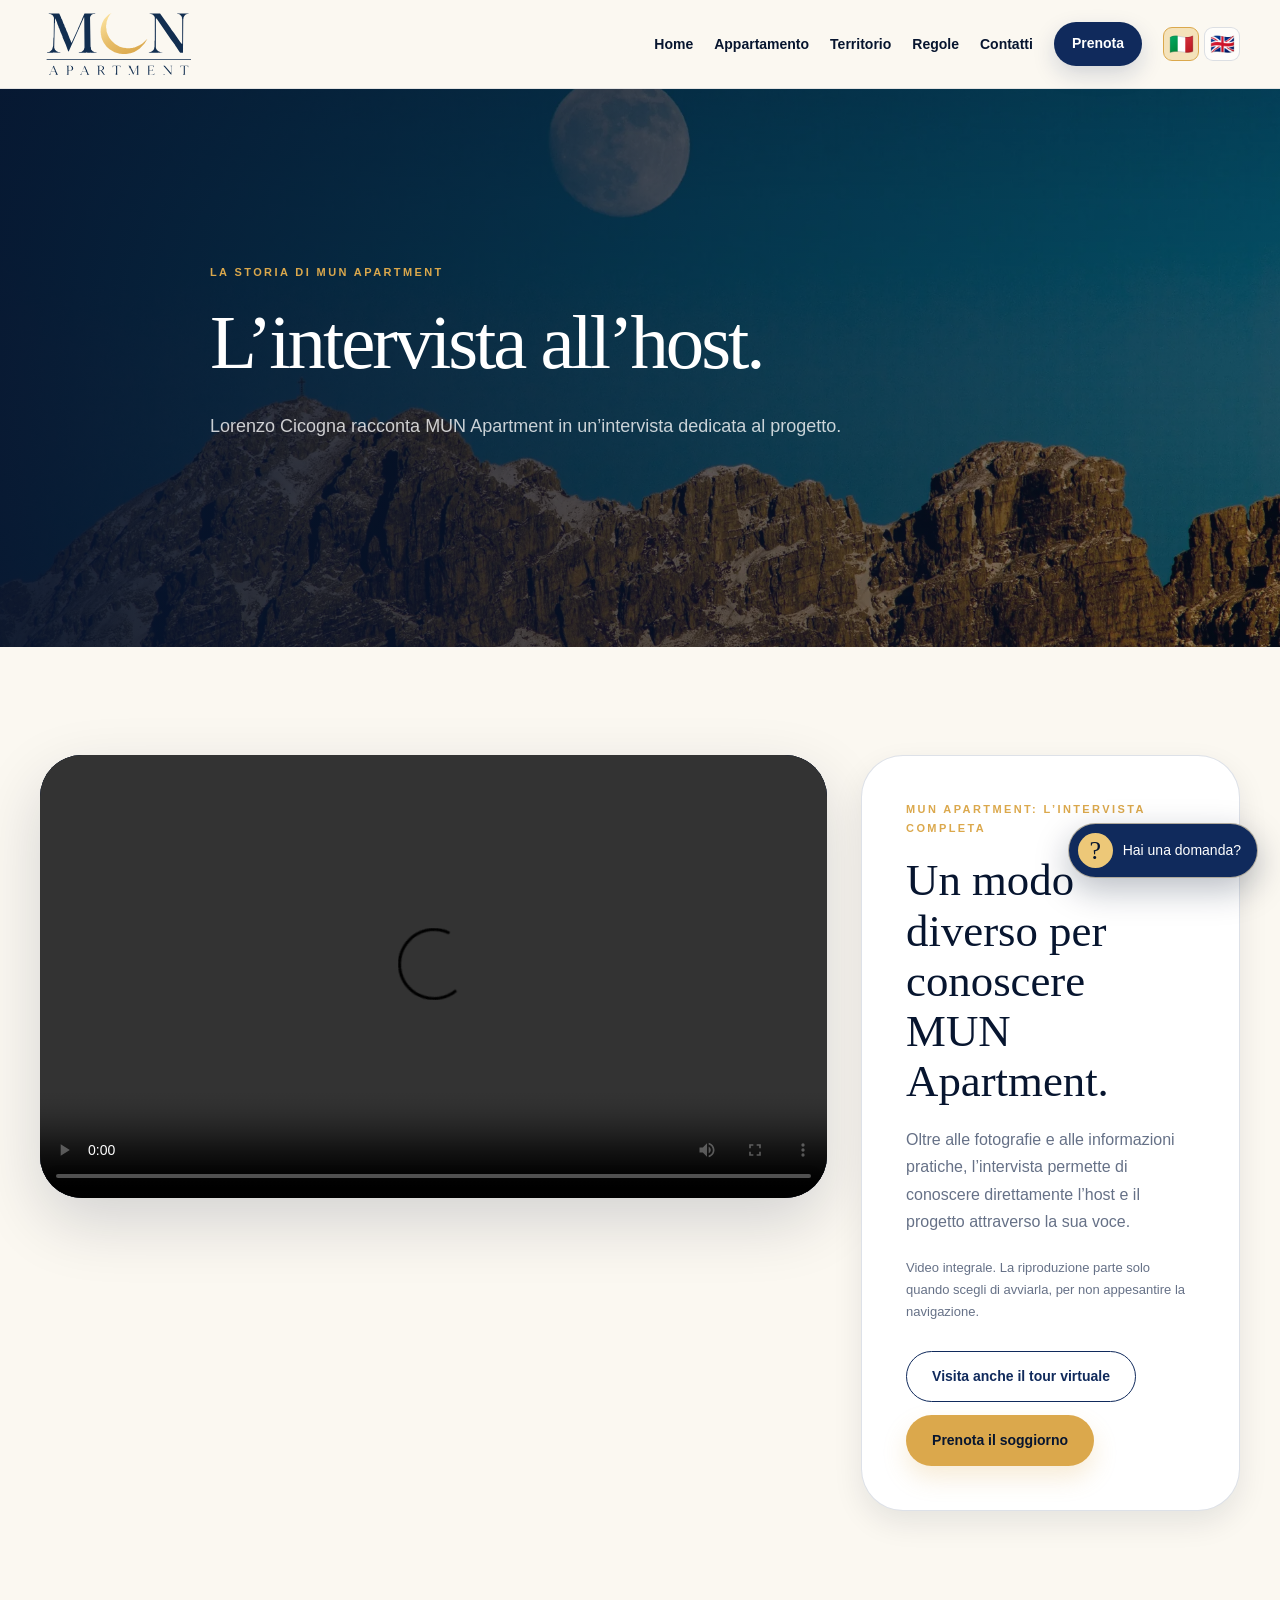
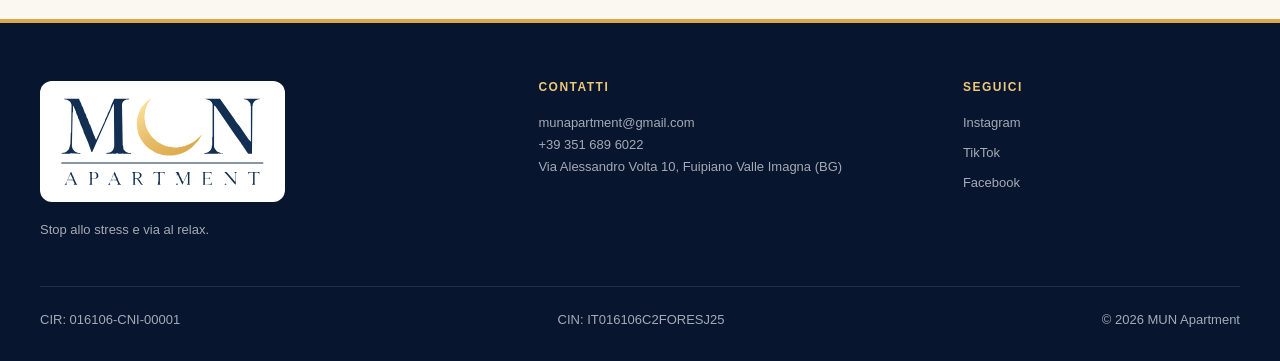
<file: intervista.html>
<!DOCTYPE html>
<html lang="it">
<head>
  <meta charset="UTF-8" />
  <meta name="viewport" content="width=device-width, initial-scale=1.0" />
  <meta http-equiv="Content-Security-Policy" content="default-src 'self'; img-src 'self' data:; media-src 'self'; style-src 'self'; script-src 'self'; font-src 'self'; object-src 'none'; base-uri 'self'; form-action 'none'; frame-ancestors 'none'; upgrade-insecure-requests;" />
  <meta name="referrer" content="strict-origin-when-cross-origin" />
  <meta name="theme-color" content="#102a5c" />
  <title>Intervista all’host | MUN Apartment</title>
  <meta name="description" content="Guarda l’intervista a Lorenzo Cicogna dedicata a MUN Apartment e al progetto di ospitalità a Fuipiano Valle Imagna." />
  <link rel="canonical" href="https://lorenzocicogna.github.io/munapartment/intervista.html" />
  <meta property="og:type" content="video.other" />
  <meta property="og:title" content="Intervista all’host | MUN Apartment" />
  <meta property="og:description" content="L’intervista a Lorenzo Cicogna dedicata a MUN Apartment." />
  <meta property="og:url" content="https://lorenzocicogna.github.io/munapartment/intervista.html" />
  <meta property="og:image" content="https://lorenzocicogna.github.io/munapartment/assets/images/territory/moon-mountains.webp" />
  <meta property="og:image:alt" content="MUN Apartment in Valle Imagna" />
  <meta name="twitter:card" content="summary_large_image" />
  <meta name="twitter:title" content="Intervista all’host | MUN Apartment" />
  <meta name="twitter:description" content="L’intervista a Lorenzo Cicogna dedicata a MUN Apartment." />
  <meta name="twitter:image" content="https://lorenzocicogna.github.io/munapartment/assets/images/territory/moon-mountains.webp" />
  <link rel="icon" type="image/png" href="assets/images/branding/favicon.png" />
  <script type="application/ld+json">
  {"@context":"https://schema.org","@type":"WebPage","name":"Intervista all’host | MUN Apartment","url":"https://lorenzocicogna.github.io/munapartment/intervista.html","isPartOf":{"@type":"WebSite","name":"MUN Apartment","url":"https://lorenzocicogna.github.io/munapartment/"},"mainEntity":{"@type":"VideoObject","name":"Intervista a Lorenzo Cicogna | MUN Apartment","description":"Intervista dedicata a MUN Apartment e al progetto di ospitalità.","thumbnailUrl":"https://lorenzocicogna.github.io/munapartment/assets/images/territory/moon-mountains.webp","contentUrl":"https://lorenzocicogna.github.io/munapartment/assets/video/intervista-lorenzo-cicogna-mun-apartment.mp4","duration":"PT9M26S"}}
  </script>
  <link rel="stylesheet" href="assets/css/style.css" />
  <link rel="stylesheet" href="assets/css/guida-ospiti.css?v=1" />
</head>
<body data-page="interview">
  <header class="site-header">
    <nav class="navbar container" aria-label="Navigazione principale">
      <a class="brand" href="index.html" aria-label="MUN Apartment, home"><img src="assets/images/branding/munapartment-logo.svg" alt="MUN Apartment" class="brand-logo" /></a>
      <button class="menu-toggle" type="button" aria-label="Apri il menu" aria-expanded="false" aria-controls="main-menu"><span></span><span></span><span></span></button>
      <ul class="nav-menu" id="main-menu">
        <li><a href="index.html" data-i18n="navHome">Home</a></li>
        <li><a href="appartamento.html" data-i18n="navApartment">Appartamento</a></li>
        <li><a href="territorio.html" data-i18n="navTerritory">Territorio</a></li>
        <li><a href="regole.html" data-i18n="navRules">Regole</a></li>
        <li><a href="contatti.html" data-i18n="navContact">Contatti</a></li>
        <li><a class="nav-book" href="prenota.html" data-i18n="navBook">Prenota</a></li>
        <li class="language-switch" aria-label="Selezione lingua">
          <button type="button" class="language-flag active" data-language="it" aria-label="Italiano" title="Italiano">🇮🇹</button>
          <button type="button" class="language-flag" data-language="en" aria-label="English" title="English">🇬🇧</button>
        </li>
      </ul>
    </nav>
  </header>
  <main>
    <section class="page-hero interview-hero">
      <div class="container narrow reveal">
        <p class="eyebrow" data-i18n="interviewEyebrow">La storia di MUN Apartment</p>
        <h1 data-i18n="interviewTitle">L’intervista all’host.</h1>
        <p data-i18n="interviewLead">Lorenzo Cicogna racconta MUN Apartment in un’intervista dedicata al progetto.</p>
      </div>
    </section>
    <section class="section">
      <div class="container interview-layout">
        <div class="interview-player-shell reveal">
          <video controls preload="metadata" aria-label="Intervista a Lorenzo Cicogna, host di MUN Apartment">
            <source src="assets/video/intervista-lorenzo-cicogna-mun-apartment.mp4" type="video/mp4" />
            Il tuo browser non supporta la riproduzione video.
          </video>
        </div>
        <aside class="interview-copy-card reveal">
          <p class="eyebrow" data-i18n="interviewVideoTitle">MUN Apartment: l’intervista completa</p>
          <h2 data-i18n="interviewAboutTitle">Un modo diverso per conoscere MUN Apartment.</h2>
          <p data-i18n="interviewAboutText">Oltre alle fotografie e alle informazioni pratiche, l’intervista permette di conoscere direttamente l’host e il progetto attraverso la sua voce.</p>
          <p class="tour-note" data-i18n="interviewVideoText">Video integrale. La riproduzione parte solo quando scegli di avviarla, per non appesantire la navigazione.</p>
          <div class="hero-actions">
            <a class="button button-secondary" href="tour.html" data-i18n="interviewTour">Visita anche il tour virtuale</a>
            <a class="button button-primary" href="prenota.html" data-i18n="interviewBook">Prenota il soggiorno</a>
          </div>
        </aside>
      </div>
    </section>
  </main>
  <footer class="site-footer">
    <div class="container footer-grid">
      <div class="footer-brand"><img src="assets/images/branding/munapartment-logo.svg" alt="MUN Apartment" /><p data-i18n="footerTagline">Stop allo stress e via al relax.</p></div>
      <div><h2 data-i18n="footerContact">Contatti</h2><a href="mailto:munapartment@gmail.com">munapartment@gmail.com</a><a href="tel:+393516896022">+39 351 689 6022</a><p>Via Alessandro Volta 10, Fuipiano Valle Imagna (BG)</p></div>
      <div><h2 data-i18n="footerFollow">Seguici</h2><div class="social-links"><a href="https://www.instagram.com/munapartment?igshid=ZDdkNTZiNTM%3D" target="_blank" rel="noopener noreferrer">Instagram</a><a href="https://www.tiktok.com/@mun.apartment?_t=8hyta0qmu8G&_r=1" target="_blank" rel="noopener noreferrer">TikTok</a><a href="https://www.facebook.com/profile.php?id=100090665290518" target="_blank" rel="noopener noreferrer">Facebook</a></div></div>
    </div>
    <div class="container footer-legal"><p>CIR: 016106-CNI-00001</p><p>CIN: IT016106C2FORESJ25</p><p>© <span data-current-year></span> MUN Apartment</p></div>
  </footer>
  <script src="assets/js/script.js" defer></script>
  <script src="assets/js/guida-ospiti.js?v=1" defer></script>
</body>
</html>
</file>
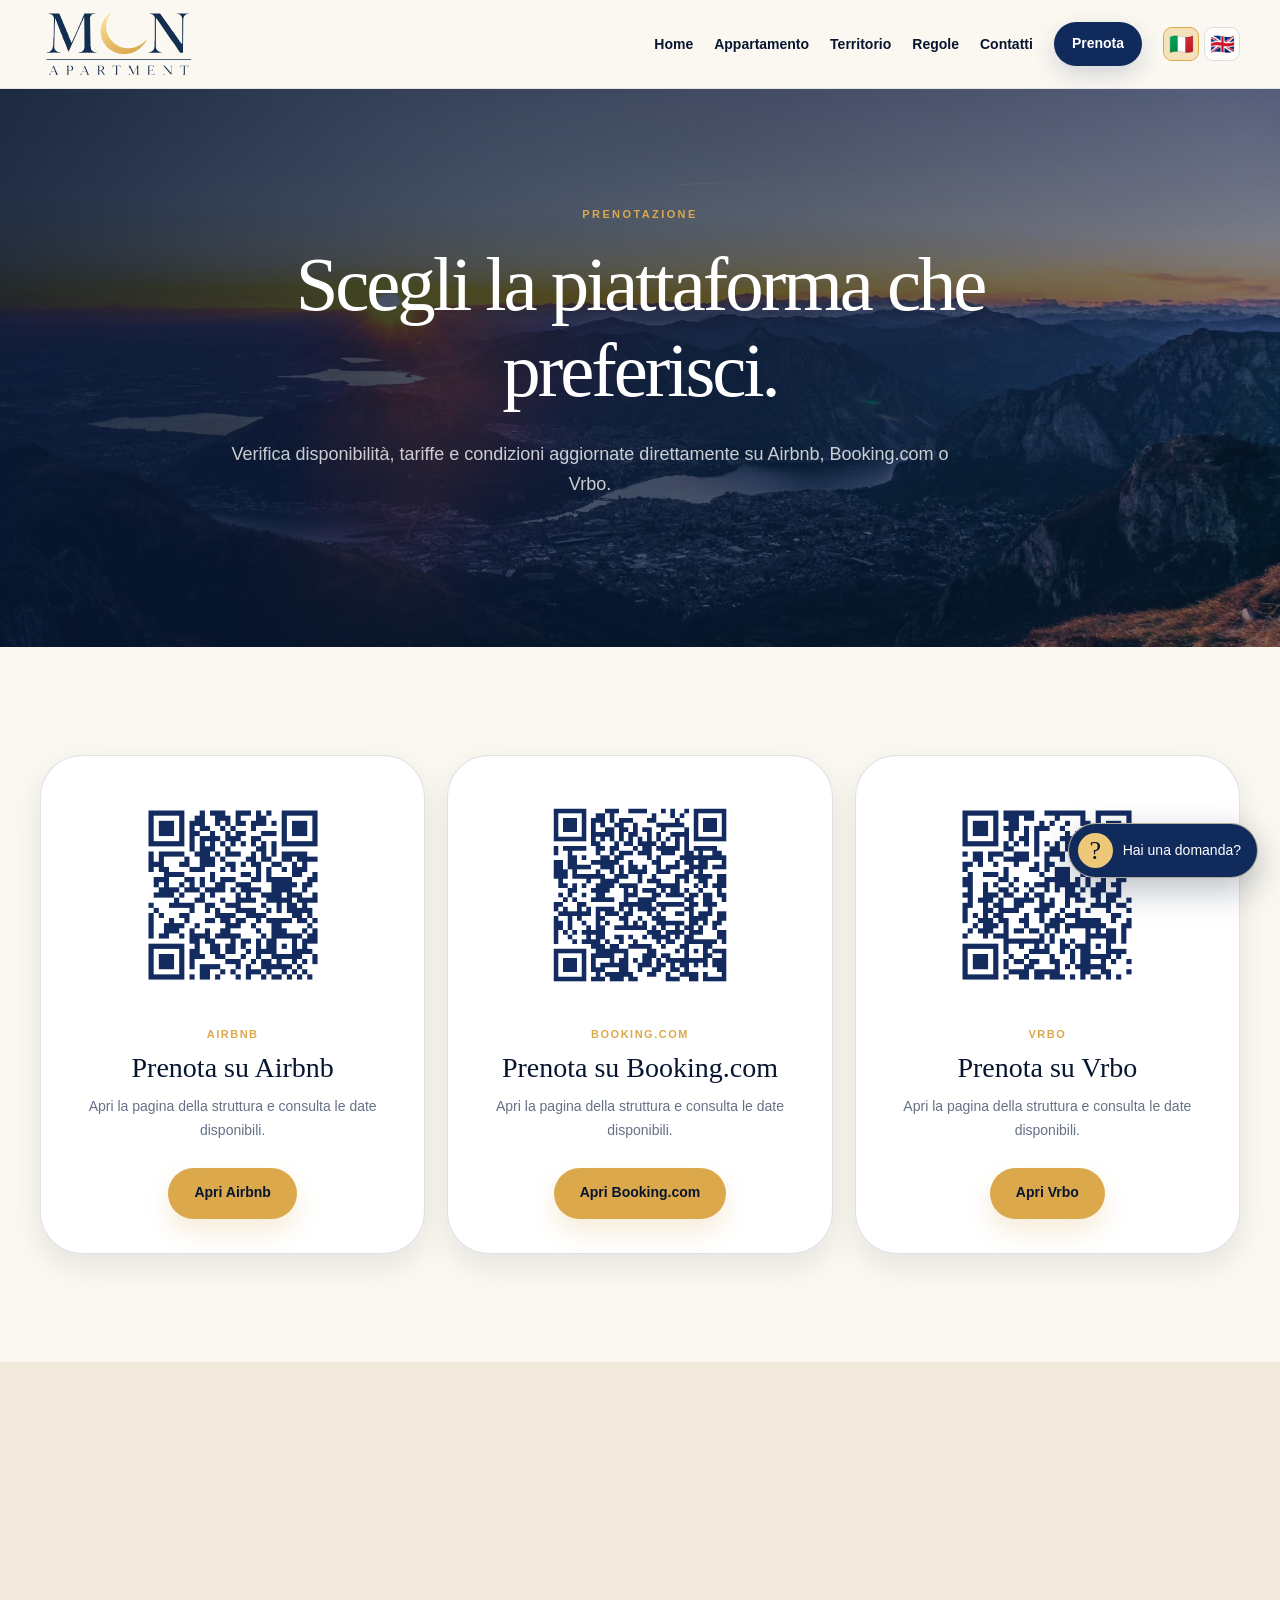
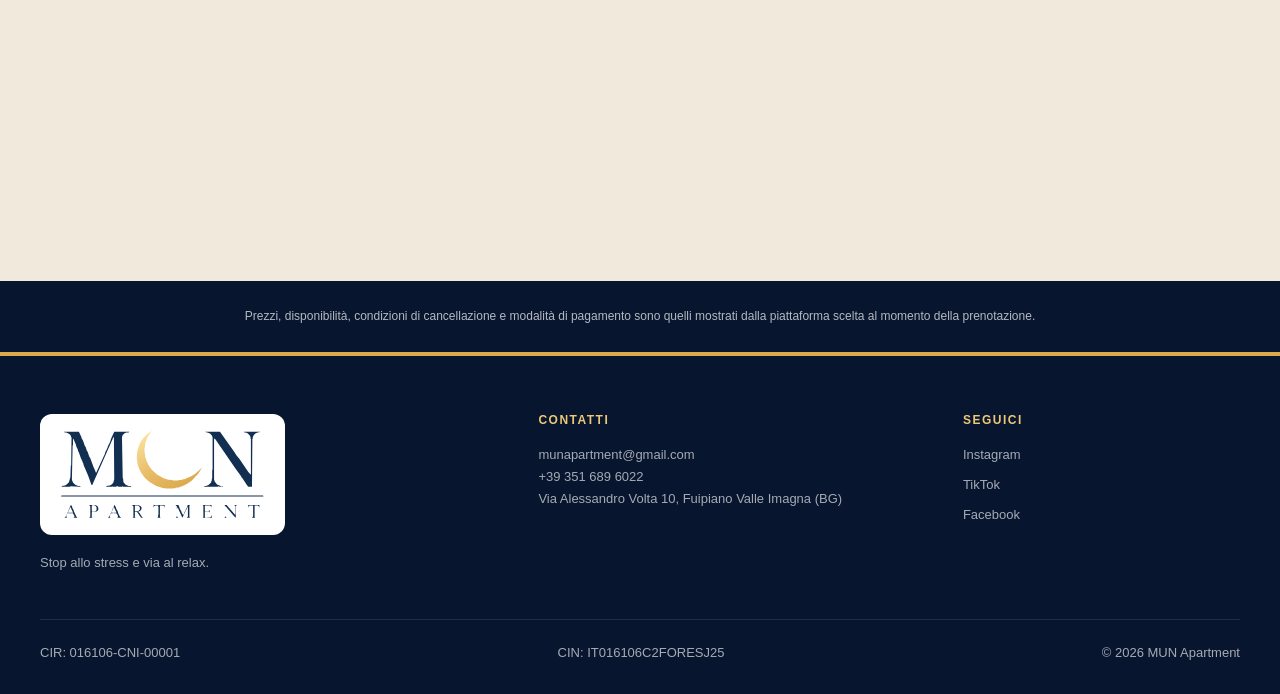
<file: prenota.html>
<!DOCTYPE html>
<html lang="it">
<head>

  <meta charset="UTF-8" />
  <meta name="viewport" content="width=device-width, initial-scale=1.0" />

  <meta
    http-equiv="Content-Security-Policy"
    content="
      default-src 'self';
      img-src 'self' data:;
      style-src 'self';
      script-src 'self';
      font-src 'self';
      object-src 'none';
      base-uri 'self';
      form-action 'none';
      frame-ancestors 'none';
      upgrade-insecure-requests;
    "
  />

  <meta name="referrer" content="strict-origin-when-cross-origin" />
  <meta name="theme-color" content="#102a5c" />
  <link rel="canonical" href="https://lorenzocicogna.github.io/munapartment/prenota.html" />
  <meta property="og:type" content="website" />
  <meta property="og:title" content="Prenota | MUN Apartment" />
  <meta property="og:description" content="Prenota MUN Apartment tramite Airbnb, Booking.com o Vrbo. Contatta direttamente l’host per informazioni." />
  <meta property="og:url" content="https://lorenzocicogna.github.io/munapartment/prenota.html" />
  <meta property="og:image" content="https://lorenzocicogna.github.io/munapartment/assets/images/territory/moon-mountains.webp" />
  <meta property="og:image:alt" content="MUN Apartment e Valle Imagna" />
  <meta name="twitter:card" content="summary_large_image" />
  <meta name="twitter:title" content="Prenota | MUN Apartment" />
  <meta name="twitter:description" content="Prenota MUN Apartment tramite Airbnb, Booking.com o Vrbo. Contatta direttamente l’host per informazioni." />
  <meta name="twitter:image" content="https://lorenzocicogna.github.io/munapartment/assets/images/territory/moon-mountains.webp" />

  <link rel="icon" type="image/png" href="assets/images/branding/favicon.png" />
  <script type="application/ld+json">
  {"@context":"https://schema.org","@type":"WebPage","name":"Prenota | MUN Apartment","url":"https://lorenzocicogna.github.io/munapartment/prenota.html","isPartOf":{"@type":"WebSite","name":"MUN Apartment","url":"https://lorenzocicogna.github.io/munapartment/"}}
  </script>

  <link rel="stylesheet" href="assets/css/style.css" />
  <link rel="stylesheet" href="assets/css/guida-ospiti.css?v=1" />

  <title>Prenota | MUN Apartment</title>
  <meta
    name="description"
    content="Prenota MUN Apartment tramite Airbnb, Booking.com o Vrbo. Contatta direttamente l’host per informazioni."
  />
</head>

<body data-page="booking">

  <header class="site-header">
    <nav class="navbar container" aria-label="Navigazione principale">
      <a class="brand" href="index.html" aria-label="MUN Apartment, home">
        <img
          src="assets/images/branding/munapartment-logo.svg"
          alt="MUN Apartment"
          class="brand-logo"
        />
      </a>

      <button
        class="menu-toggle"
        type="button"
        aria-label="Apri il menu"
        aria-expanded="false"
        aria-controls="main-menu"
      >
        <span></span><span></span><span></span>
      </button>

      <ul class="nav-menu" id="main-menu">
        <li><a href="index.html" data-i18n="navHome">Home</a></li>
        <li><a href="appartamento.html" data-i18n="navApartment">Appartamento</a></li>
        <li><a href="territorio.html" data-i18n="navTerritory">Territorio</a></li>
        <li><a href="regole.html" data-i18n="navRules">Regole</a></li>
        <li><a href="contatti.html" data-i18n="navContact">Contatti</a></li>
        <li>
          <a class="nav-book" href="prenota.html" data-i18n="navBook">
            Prenota
          </a>
        </li>
        <li class="language-switch" aria-label="Selezione lingua">
          <button
            type="button"
            class="language-flag active"
            data-language="it"
            aria-label="Italiano"
            title="Italiano"
          >
            🇮🇹
          </button>
          <button
            type="button"
            class="language-flag"
            data-language="en"
            aria-label="English"
            title="English"
          >
            🇬🇧
          </button>
        </li>
      </ul>
    </nav>
  </header>


  <main>
    <section class="page-hero booking-hero">
      <div class="container narrow reveal center">
        <p class="eyebrow" data-i18n="bookingPageEyebrow">Prenotazione</p>
        <h1 data-i18n="bookingPageTitle">Scegli la piattaforma che preferisci.</h1>
        <p data-i18n="bookingPageLead">
          Verifica disponibilità, tariffe e condizioni aggiornate direttamente
          su Airbnb, Booking.com o Vrbo.
        </p>
      </div>
    </section>

    <section class="section">
      <div class="container booking-cards">
        <article class="booking-card reveal">
          <img src="assets/images/qr/airbnb.png" alt="QR code Airbnb" />
          <p class="platform-label">Airbnb</p>
          <h2 data-i18n="airbnbTitle">Prenota su Airbnb</h2>
          <p data-i18n="platformText">Apri la pagina della struttura e consulta le date disponibili.</p>
          <a
            class="button button-primary"
            href="https://www.airbnb.it/rooms/829588635265908158"
            target="_blank"
            rel="noopener noreferrer"
            data-i18n="openAirbnb"
          >
            Apri Airbnb
          </a>
        </article>

        <article class="booking-card reveal">
          <img src="assets/images/qr/booking.png" alt="QR code Booking.com" />
          <p class="platform-label">Booking.com</p>
          <h2 data-i18n="bookingTitle">Prenota su Booking.com</h2>
          <p data-i18n="platformText">Apri la pagina della struttura e consulta le date disponibili.</p>
          <a
            class="button button-primary"
            href="https://www.booking.com/hotel/it/mun-apartment-major-unforgettable-nights.it.html"
            target="_blank"
            rel="noopener noreferrer"
            data-i18n="openBooking"
          >
            Apri Booking.com
          </a>
        </article>

        <article class="booking-card reveal">
          <img src="assets/images/qr/vrbo.png" alt="QR code Vrbo" />
          <p class="platform-label">Vrbo</p>
          <h2 data-i18n="vrboTitle">Prenota su Vrbo</h2>
          <p data-i18n="platformText">Apri la pagina della struttura e consulta le date disponibili.</p>
          <a
            class="button button-primary"
            href="https://www.vrbo.com/it-it/affitto-vacanze/p11385651"
            target="_blank"
            rel="noopener noreferrer"
            data-i18n="openVrbo"
          >
            Apri Vrbo
          </a>
        </article>
      </div>
    </section>

    <section class="section section-soft">
      <div class="container direct-contact-grid">
        <div class="reveal">
          <p class="eyebrow" data-i18n="needHelpEyebrow">Hai bisogno di aiuto?</p>
          <h2 data-i18n="needHelpTitle">Contatta direttamente l’host.</h2>
          <p data-i18n="needHelpText">
            Per dubbi sulla posizione, sulle modalità di arrivo o sul soggiorno,
            puoi scrivere via email o WhatsApp.
          </p>
        </div>

        <div class="direct-contact-card reveal">
          <a href="mailto:munapartment@gmail.com">
            <span>Email</span>
            <strong>munapartment@gmail.com</strong>
          </a>
          <a
            href="https://wa.me/393516896022"
            target="_blank"
            rel="noopener noreferrer"
          >
            <span>WhatsApp</span>
            <strong>+39 351 689 6022</strong>
          </a>
          <a href="tel:+393516896022">
            <span data-i18n="phone">Telefono</span>
            <strong>+39 351 689 6022</strong>
          </a>
        </div>
      </div>
    </section>

    <section class="booking-note">
      <div class="container">
        <p data-i18n="bookingNote">
          Prezzi, disponibilità, condizioni di cancellazione e modalità di pagamento
          sono quelli mostrati dalla piattaforma scelta al momento della prenotazione.
        </p>
      </div>
    </section>
  </main>


  <footer class="site-footer">
    <div class="container footer-grid">
      <div class="footer-brand">
        <img
          src="assets/images/branding/munapartment-logo.svg"
          alt="MUN Apartment"
        />
        <p data-i18n="footerTagline">Stop allo stress e via al relax.</p>
      </div>

      <div>
        <h2 data-i18n="footerContact">Contatti</h2>
        <a href="mailto:munapartment@gmail.com">munapartment@gmail.com</a>
        <a href="tel:+393516896022">+39 351 689 6022</a>
        <p>Via Alessandro Volta 10, Fuipiano Valle Imagna (BG)</p>
      </div>

      <div>
        <h2 data-i18n="footerFollow">Seguici</h2>
        <div class="social-links">
          <a
            href="https://www.instagram.com/munapartment?igshid=ZDdkNTZiNTM%3D"
            target="_blank"
            rel="noopener noreferrer"
          >
            Instagram
          </a>
          <a
            href="https://www.tiktok.com/@mun.apartment?_t=8hyta0qmu8G&_r=1"
            target="_blank"
            rel="noopener noreferrer"
          >
            TikTok
          </a>
          <a
            href="https://www.facebook.com/profile.php?id=100090665290518"
            target="_blank"
            rel="noopener noreferrer"
          >
            Facebook
          </a>
        </div>
      </div>
    </div>

    <div class="container footer-legal">
      <p>CIR: 016106-CNI-00001</p>
      <p>CIN: IT016106C2FORESJ25</p>
      <p>© <span data-current-year></span> MUN Apartment</p>
    </div>
  </footer>

  <script src="assets/js/script.js" defer></script>
  <script src="assets/js/guida-ospiti.js?v=1" defer></script>

</body>
</html>
</file>
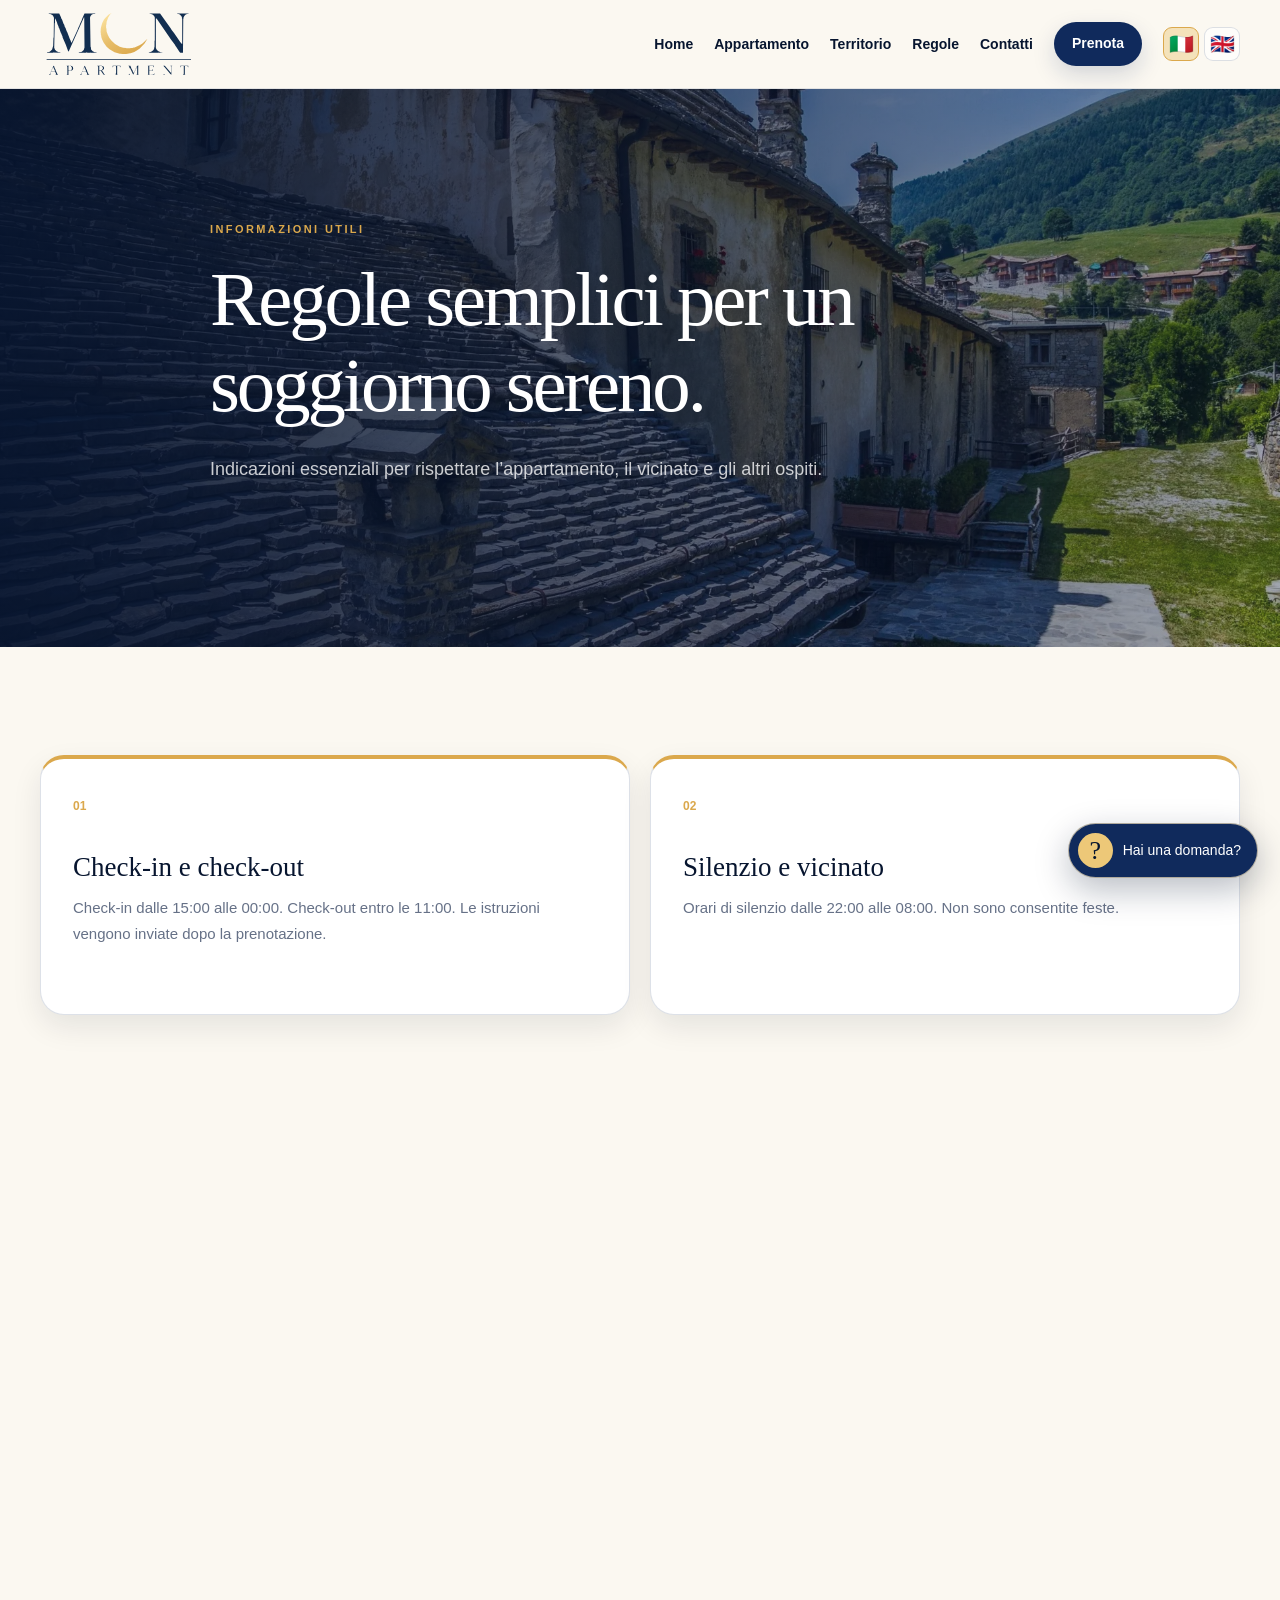
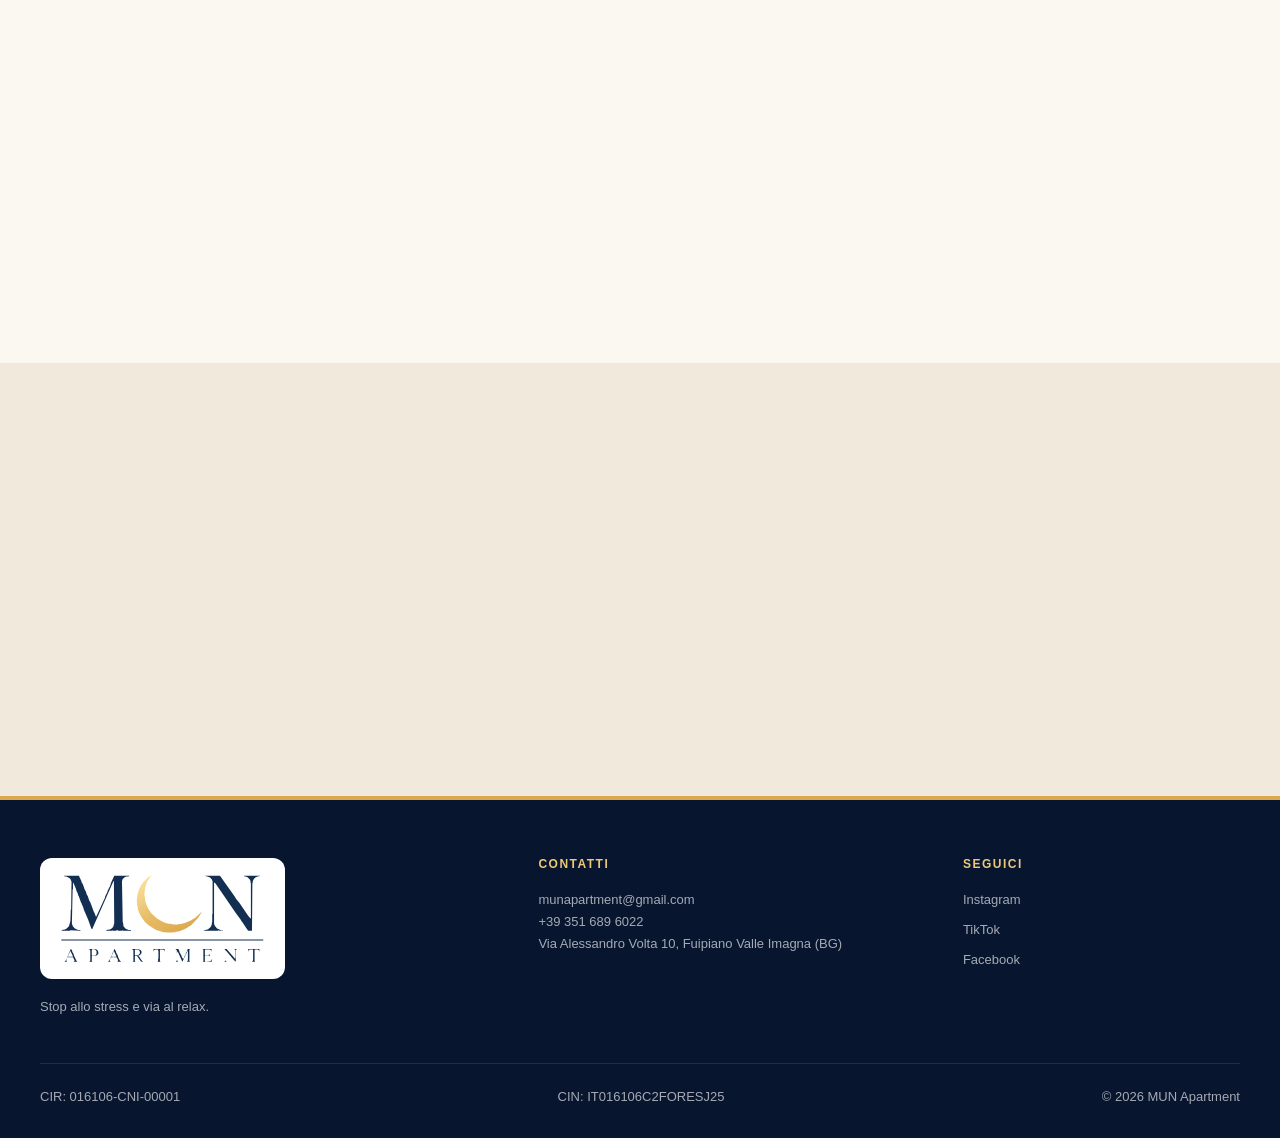
<file: regole.html>
<!DOCTYPE html>
<html lang="it">
<head>

  <meta charset="UTF-8" />
  <meta name="viewport" content="width=device-width, initial-scale=1.0" />

  <meta
    http-equiv="Content-Security-Policy"
    content="
      default-src 'self';
      img-src 'self' data:;
      style-src 'self';
      script-src 'self';
      font-src 'self';
      object-src 'none';
      base-uri 'self';
      form-action 'none';
      frame-ancestors 'none';
      upgrade-insecure-requests;
    "
  />

  <meta name="referrer" content="strict-origin-when-cross-origin" />
  <meta name="theme-color" content="#102a5c" />
  <link rel="canonical" href="https://lorenzocicogna.github.io/munapartment/regole.html" />
  <meta property="og:type" content="website" />
  <meta property="og:title" content="Regole della casa | MUN Apartment" />
  <meta property="og:description" content="Regole principali, orari di check-in e check-out e informazioni utili per il soggiorno a MUN Apartment." />
  <meta property="og:url" content="https://lorenzocicogna.github.io/munapartment/regole.html" />
  <meta property="og:image" content="https://lorenzocicogna.github.io/munapartment/assets/images/territory/moon-mountains.webp" />
  <meta property="og:image:alt" content="MUN Apartment e Valle Imagna" />
  <meta name="twitter:card" content="summary_large_image" />
  <meta name="twitter:title" content="Regole della casa | MUN Apartment" />
  <meta name="twitter:description" content="Regole principali, orari di check-in e check-out e informazioni utili per il soggiorno a MUN Apartment." />
  <meta name="twitter:image" content="https://lorenzocicogna.github.io/munapartment/assets/images/territory/moon-mountains.webp" />

  <link rel="icon" type="image/png" href="assets/images/branding/favicon.png" />
  <script type="application/ld+json">
  {"@context":"https://schema.org","@type":"WebPage","name":"Regole della casa | MUN Apartment","url":"https://lorenzocicogna.github.io/munapartment/regole.html","isPartOf":{"@type":"WebSite","name":"MUN Apartment","url":"https://lorenzocicogna.github.io/munapartment/"}}
  </script>

  <link rel="stylesheet" href="assets/css/style.css" />
  <link rel="stylesheet" href="assets/css/guida-ospiti.css?v=1" />

  <title>Regole della casa | MUN Apartment</title>
  <meta
    name="description"
    content="Regole principali, orari di check-in e check-out e informazioni utili per il soggiorno a MUN Apartment."
  />
</head>

<body data-page="rules">

  <header class="site-header">
    <nav class="navbar container" aria-label="Navigazione principale">
      <a class="brand" href="index.html" aria-label="MUN Apartment, home">
        <img
          src="assets/images/branding/munapartment-logo.svg"
          alt="MUN Apartment"
          class="brand-logo"
        />
      </a>

      <button
        class="menu-toggle"
        type="button"
        aria-label="Apri il menu"
        aria-expanded="false"
        aria-controls="main-menu"
      >
        <span></span><span></span><span></span>
      </button>

      <ul class="nav-menu" id="main-menu">
        <li><a href="index.html" data-i18n="navHome">Home</a></li>
        <li><a href="appartamento.html" data-i18n="navApartment">Appartamento</a></li>
        <li><a href="territorio.html" data-i18n="navTerritory">Territorio</a></li>
        <li><a href="regole.html" data-i18n="navRules">Regole</a></li>
        <li><a href="contatti.html" data-i18n="navContact">Contatti</a></li>
        <li>
          <a class="nav-book" href="prenota.html" data-i18n="navBook">
            Prenota
          </a>
        </li>
        <li class="language-switch" aria-label="Selezione lingua">
          <button
            type="button"
            class="language-flag active"
            data-language="it"
            aria-label="Italiano"
            title="Italiano"
          >
            🇮🇹
          </button>
          <button
            type="button"
            class="language-flag"
            data-language="en"
            aria-label="English"
            title="English"
          >
            🇬🇧
          </button>
        </li>
      </ul>
    </nav>
  </header>


  <main>
    <section class="page-hero rules-hero">
      <div class="container narrow reveal">
        <p class="eyebrow" data-i18n="rulesEyebrow">Informazioni utili</p>
        <h1 data-i18n="rulesTitle">Regole semplici per un soggiorno sereno.</h1>
        <p data-i18n="rulesLead">
          Indicazioni essenziali per rispettare l’appartamento,
          il vicinato e gli altri ospiti.
        </p>
      </div>
    </section>

    <section class="section">
      <div class="container rules-grid">
        <article class="rule-card reveal">
          <span>01</span>
          <h2 data-i18n="ruleCheckTitle">Check-in e check-out</h2>
          <p data-i18n="ruleCheckText">
            Check-in dalle 15:00 alle 00:00. Check-out entro le 11:00.
            Le istruzioni vengono inviate dopo la prenotazione.
          </p>
        </article>

        <article class="rule-card reveal">
          <span>02</span>
          <h2 data-i18n="ruleQuietTitle">Silenzio e vicinato</h2>
          <p data-i18n="ruleQuietText">
            Orari di silenzio dalle 22:00 alle 08:00. Non sono consentite feste.
          </p>
        </article>

        <article class="rule-card reveal">
          <span>03</span>
          <h2 data-i18n="ruleSmokingTitle">Fumo</h2>
          <p data-i18n="ruleSmokingText">
            È vietato fumare all’interno dell’appartamento.
          </p>
        </article>

        <article class="rule-card reveal">
          <span>04</span>
          <h2 data-i18n="rulePetsTitle">Animali</h2>
          <p data-i18n="rulePetsText">
            Gli animali di piccola taglia sono ammessi su richiesta.
            Può essere previsto un supplemento per la pulizia.
          </p>
        </article>

        <article class="rule-card reveal">
          <span>05</span>
          <h2 data-i18n="ruleCareTitle">Cura degli spazi</h2>
          <p data-i18n="ruleCareText">
            Lasciare l’appartamento in condizioni decorose, utilizzare correttamente
            le attrezzature e segnalare subito eventuali danni.
          </p>
        </article>

        <article class="rule-card reveal">
          <span>06</span>
          <h2 data-i18n="ruleSafetyTitle">Sicurezza</h2>
          <p data-i18n="ruleSafetyText">
            Chiudere sempre a chiave la porta quando si lascia l’appartamento
            e seguire le istruzioni ricevute.
          </p>
        </article>

        <article class="rule-card reveal">
          <span>07</span>
          <h2 data-i18n="ruleDocumentsTitle">Documenti</h2>
          <p data-i18n="ruleDocumentsText">
            È richiesto l’invio dei documenti di identità degli ospiti
            per la registrazione presso le autorità competenti.
          </p>
        </article>

        <article class="rule-card reveal">
          <span>08</span>
          <h2 data-i18n="ruleResourcesTitle">Risorse</h2>
          <p data-i18n="ruleResourcesText">
            Evitare sprechi di acqua ed elettricità e conferire i rifiuti
            negli spazi indicati.
          </p>
        </article>
      </div>
    </section>

    <section class="section section-soft">
      <div class="container rules-contact reveal">
        <div>
          <p class="eyebrow" data-i18n="problemEyebrow">Problemi durante il soggiorno</p>
          <h2 data-i18n="problemTitle">Comunica subito ogni necessità.</h2>
          <p data-i18n="problemText">
            Segnalare tempestivamente guasti, danni o difficoltà permette
            di intervenire rapidamente e migliorare l’esperienza.
          </p>
        </div>

        <div class="hero-actions">
          <a class="button button-primary" href="tel:+393516896022" data-i18n="callHost">
            Chiama l’host
          </a>
          <a
            class="button button-secondary"
            href="https://wa.me/393516896022"
            target="_blank"
            rel="noopener noreferrer"
          >
            WhatsApp
          </a>
        </div>
      </div>
    </section>
  </main>


  <footer class="site-footer">
    <div class="container footer-grid">
      <div class="footer-brand">
        <img
          src="assets/images/branding/munapartment-logo.svg"
          alt="MUN Apartment"
        />
        <p data-i18n="footerTagline">Stop allo stress e via al relax.</p>
      </div>

      <div>
        <h2 data-i18n="footerContact">Contatti</h2>
        <a href="mailto:munapartment@gmail.com">munapartment@gmail.com</a>
        <a href="tel:+393516896022">+39 351 689 6022</a>
        <p>Via Alessandro Volta 10, Fuipiano Valle Imagna (BG)</p>
      </div>

      <div>
        <h2 data-i18n="footerFollow">Seguici</h2>
        <div class="social-links">
          <a
            href="https://www.instagram.com/munapartment?igshid=ZDdkNTZiNTM%3D"
            target="_blank"
            rel="noopener noreferrer"
          >
            Instagram
          </a>
          <a
            href="https://www.tiktok.com/@mun.apartment?_t=8hyta0qmu8G&_r=1"
            target="_blank"
            rel="noopener noreferrer"
          >
            TikTok
          </a>
          <a
            href="https://www.facebook.com/profile.php?id=100090665290518"
            target="_blank"
            rel="noopener noreferrer"
          >
            Facebook
          </a>
        </div>
      </div>
    </div>

    <div class="container footer-legal">
      <p>CIR: 016106-CNI-00001</p>
      <p>CIN: IT016106C2FORESJ25</p>
      <p>© <span data-current-year></span> MUN Apartment</p>
    </div>
  </footer>

  <script src="assets/js/script.js" defer></script>
  <script src="assets/js/guida-ospiti.js?v=1" defer></script>

</body>
</html>
</file>
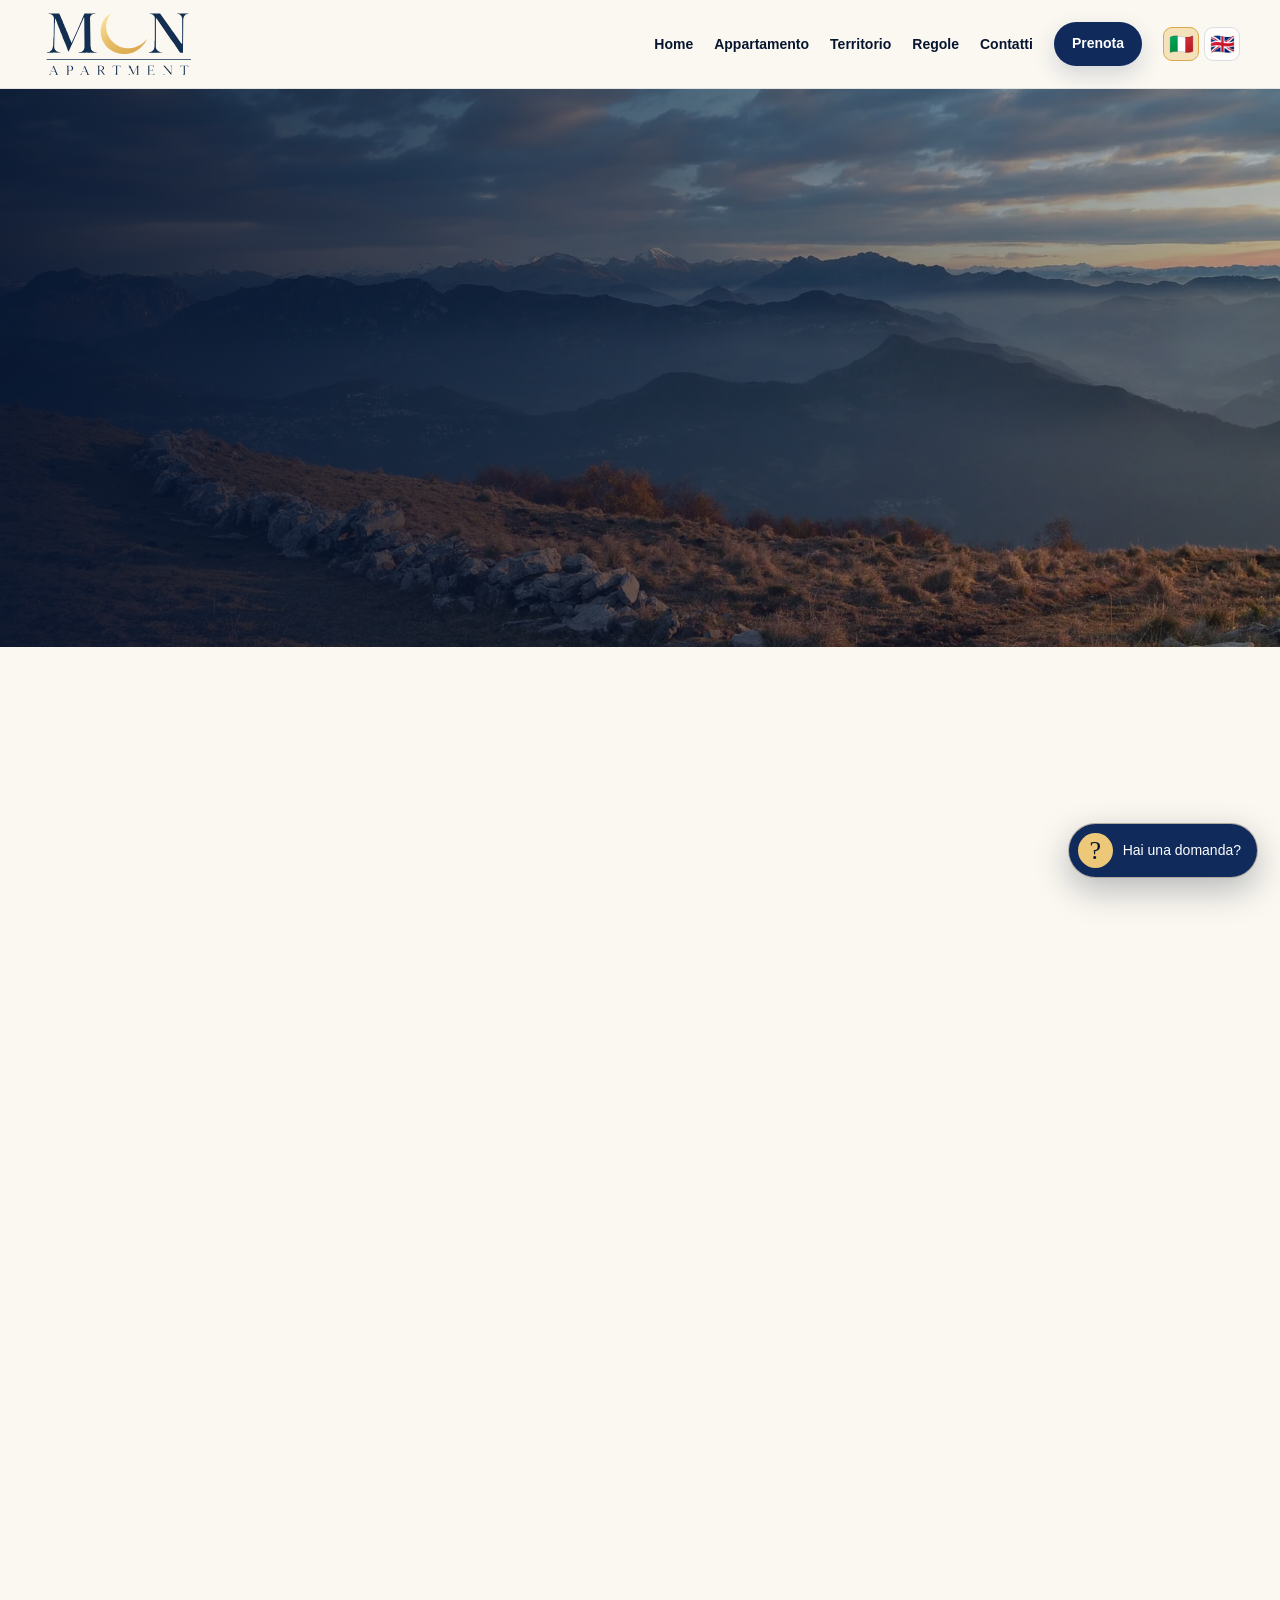
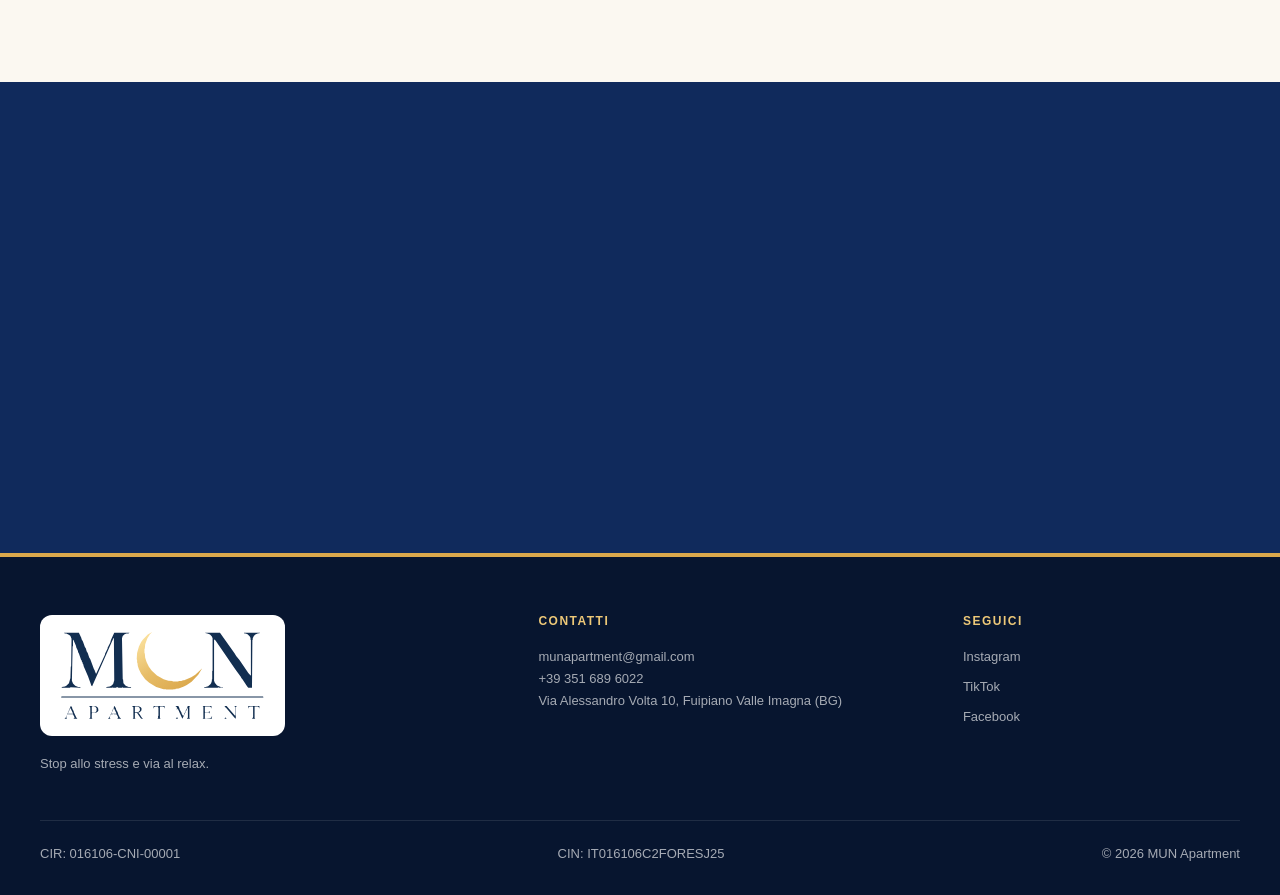
<file: territorio.html>
<!DOCTYPE html>
<html lang="it">
<head>

  <meta charset="UTF-8" />
  <meta name="viewport" content="width=device-width, initial-scale=1.0" />

  <meta
    http-equiv="Content-Security-Policy"
    content="
      default-src 'self';
      img-src 'self' data:;
      style-src 'self';
      script-src 'self';
      font-src 'self';
      object-src 'none';
      base-uri 'self';
      form-action 'none';
      frame-ancestors 'none';
      upgrade-insecure-requests;
    "
  />

  <meta name="referrer" content="strict-origin-when-cross-origin" />
  <meta name="theme-color" content="#102a5c" />
  <link rel="canonical" href="https://lorenzocicogna.github.io/munapartment/territorio.html" />
  <meta property="og:type" content="website" />
  <meta property="og:title" content="La Valle Imagna | MUN Apartment" />
  <meta property="og:description" content="Scopri il territorio intorno a MUN Apartment: natura, montagne, borghi e paesaggi della Valle Imagna." />
  <meta property="og:url" content="https://lorenzocicogna.github.io/munapartment/territorio.html" />
  <meta property="og:image" content="https://lorenzocicogna.github.io/munapartment/assets/images/territory/moon-mountains.webp" />
  <meta property="og:image:alt" content="MUN Apartment e Valle Imagna" />
  <meta name="twitter:card" content="summary_large_image" />
  <meta name="twitter:title" content="La Valle Imagna | MUN Apartment" />
  <meta name="twitter:description" content="Scopri il territorio intorno a MUN Apartment: natura, montagne, borghi e paesaggi della Valle Imagna." />
  <meta name="twitter:image" content="https://lorenzocicogna.github.io/munapartment/assets/images/territory/moon-mountains.webp" />

  <link rel="icon" type="image/png" href="assets/images/branding/favicon.png" />
  <script type="application/ld+json">
  {"@context":"https://schema.org","@type":"WebPage","name":"La Valle Imagna | MUN Apartment","url":"https://lorenzocicogna.github.io/munapartment/territorio.html","isPartOf":{"@type":"WebSite","name":"MUN Apartment","url":"https://lorenzocicogna.github.io/munapartment/"}}
  </script>

  <link rel="stylesheet" href="assets/css/style.css" />
  <link rel="stylesheet" href="assets/css/guida-ospiti.css?v=1" />

  <title>La Valle Imagna | MUN Apartment</title>
  <meta
    name="description"
    content="Scopri il territorio intorno a MUN Apartment: natura, montagne, borghi e paesaggi della Valle Imagna."
  />
</head>

<body data-page="territory">

  <header class="site-header">
    <nav class="navbar container" aria-label="Navigazione principale">
      <a class="brand" href="index.html" aria-label="MUN Apartment, home">
        <img
          src="assets/images/branding/munapartment-logo.svg"
          alt="MUN Apartment"
          class="brand-logo"
        />
      </a>

      <button
        class="menu-toggle"
        type="button"
        aria-label="Apri il menu"
        aria-expanded="false"
        aria-controls="main-menu"
      >
        <span></span><span></span><span></span>
      </button>

      <ul class="nav-menu" id="main-menu">
        <li><a href="index.html" data-i18n="navHome">Home</a></li>
        <li><a href="appartamento.html" data-i18n="navApartment">Appartamento</a></li>
        <li><a href="territorio.html" data-i18n="navTerritory">Territorio</a></li>
        <li><a href="regole.html" data-i18n="navRules">Regole</a></li>
        <li><a href="contatti.html" data-i18n="navContact">Contatti</a></li>
        <li>
          <a class="nav-book" href="prenota.html" data-i18n="navBook">
            Prenota
          </a>
        </li>
        <li class="language-switch" aria-label="Selezione lingua">
          <button
            type="button"
            class="language-flag active"
            data-language="it"
            aria-label="Italiano"
            title="Italiano"
          >
            🇮🇹
          </button>
          <button
            type="button"
            class="language-flag"
            data-language="en"
            aria-label="English"
            title="English"
          >
            🇬🇧
          </button>
        </li>
      </ul>
    </nav>
  </header>


  <main>
    <section class="page-hero territory-hero">
      <div class="container narrow reveal">
        <p class="eyebrow" data-i18n="territoryEyebrow">Il territorio</p>
        <h1 data-i18n="territoryTitle">La montagna da vivere in ogni stagione.</h1>
        <p data-i18n="territoryLead">
          Sentieri, borghi, colori e panorami: la Valle Imagna è il luogo
          giusto per rallentare e riscoprire il contatto con la natura.
        </p>
      </div>
    </section>

    <section class="section">
      <div class="container split-section">
        <div class="section-heading reveal">
          <p class="eyebrow" data-i18n="discoverEyebrow">Da scoprire</p>
          <h2 data-i18n="discoverTitle">Paesaggi autentici vicino all’appartamento.</h2>
        </div>

        <div class="section-copy reveal">
          <p class="lead" data-i18n="discoverLead">
            Fuipiano Valle Imagna offre tranquillità, aria aperta e accesso
            a un territorio ricco di scorci montani.
          </p>
          <p data-i18n="discoverText">
            Il soggiorno può diventare il punto di partenza per passeggiate,
            escursioni, giornate nei borghi e momenti dedicati alla fotografia,
            alla natura e al relax.
          </p>
        </div>
      </div>
    </section>

    <section class="territory-gallery">
      <div class="container landscape-grid">
        <figure class="landscape-card landscape-large reveal">
          <img src="assets/images/territory/snow-sunset.webp" alt="Panorama innevato al tramonto" />
          <figcaption data-i18n="seasonWinter">Inverno e grandi panorami</figcaption>
        </figure>

        <figure class="landscape-card reveal">
          <img src="assets/images/territory/spring-valley.webp" alt="Paesaggio primaverile" />
          <figcaption data-i18n="seasonSpring">Primavera nella valle</figcaption>
        </figure>

        <figure class="landscape-card reveal">
          <img src="assets/images/territory/autumn-mountains.webp" alt="Paesaggio autunnale" />
          <figcaption data-i18n="seasonAutumn">Colori d’autunno</figcaption>
        </figure>

        <figure class="landscape-card reveal">
          <img src="assets/images/territory/winter-village.webp" alt="Borgo innevato" />
          <figcaption data-i18n="villageWinter">Borghi nella neve</figcaption>
        </figure>

        <figure class="landscape-card landscape-wide reveal">
          <img src="assets/images/territory/mountain-range.webp" alt="Catena montuosa" />
          <figcaption data-i18n="mountainViews">Panorami della montagna</figcaption>
        </figure>

        <figure class="landscape-card reveal">
          <img src="assets/images/territory/historic-village.webp" alt="Borgo storico" />
          <figcaption data-i18n="historicPlaces">Luoghi e architetture locali</figcaption>
        </figure>

        <figure class="landscape-card reveal">
          <img src="assets/images/territory/flower-meadow.webp" alt="Prato fiorito" />
          <figcaption data-i18n="natureColors">I colori della natura</figcaption>
        </figure>

        <figure class="landscape-card landscape-wide reveal">
          <img src="assets/images/territory/sunset-lakes.webp" alt="Tramonto sulle montagne e sui laghi" />
          <figcaption data-i18n="sunsetViews">Tramonti da ricordare</figcaption>
        </figure>
      </div>
    </section>

    <section class="section section-blue">
      <div class="container activity-grid">
        <article class="activity-card reveal">
          <span>01</span>
          <h3 data-i18n="activityWalks">Passeggiate</h3>
          <p data-i18n="activityWalksText">Percorsi nella natura e momenti all’aria aperta.</p>
        </article>

        <article class="activity-card reveal">
          <span>02</span>
          <h3 data-i18n="activityPhoto">Fotografia</h3>
          <p data-i18n="activityPhotoText">Paesaggi e dettagli da osservare in ogni stagione.</p>
        </article>

        <article class="activity-card reveal">
          <span>03</span>
          <h3 data-i18n="activityVillages">Borghi</h3>
          <p data-i18n="activityVillagesText">Atmosfere locali, architetture e tradizioni.</p>
        </article>

        <article class="activity-card reveal">
          <span>04</span>
          <h3 data-i18n="activityRelax">Relax</h3>
          <p data-i18n="activityRelaxText">Silenzio, panorama e tempo per sé.</p>
        </article>
      </div>
    </section>
  </main>


  <footer class="site-footer">
    <div class="container footer-grid">
      <div class="footer-brand">
        <img
          src="assets/images/branding/munapartment-logo.svg"
          alt="MUN Apartment"
        />
        <p data-i18n="footerTagline">Stop allo stress e via al relax.</p>
      </div>

      <div>
        <h2 data-i18n="footerContact">Contatti</h2>
        <a href="mailto:munapartment@gmail.com">munapartment@gmail.com</a>
        <a href="tel:+393516896022">+39 351 689 6022</a>
        <p>Via Alessandro Volta 10, Fuipiano Valle Imagna (BG)</p>
      </div>

      <div>
        <h2 data-i18n="footerFollow">Seguici</h2>
        <div class="social-links">
          <a
            href="https://www.instagram.com/munapartment?igshid=ZDdkNTZiNTM%3D"
            target="_blank"
            rel="noopener noreferrer"
          >
            Instagram
          </a>
          <a
            href="https://www.tiktok.com/@mun.apartment?_t=8hyta0qmu8G&_r=1"
            target="_blank"
            rel="noopener noreferrer"
          >
            TikTok
          </a>
          <a
            href="https://www.facebook.com/profile.php?id=100090665290518"
            target="_blank"
            rel="noopener noreferrer"
          >
            Facebook
          </a>
        </div>
      </div>
    </div>

    <div class="container footer-legal">
      <p>CIR: 016106-CNI-00001</p>
      <p>CIN: IT016106C2FORESJ25</p>
      <p>© <span data-current-year></span> MUN Apartment</p>
    </div>
  </footer>

  <script src="assets/js/script.js" defer></script>
  <script src="assets/js/guida-ospiti.js?v=1" defer></script>

</body>
</html>
</file>
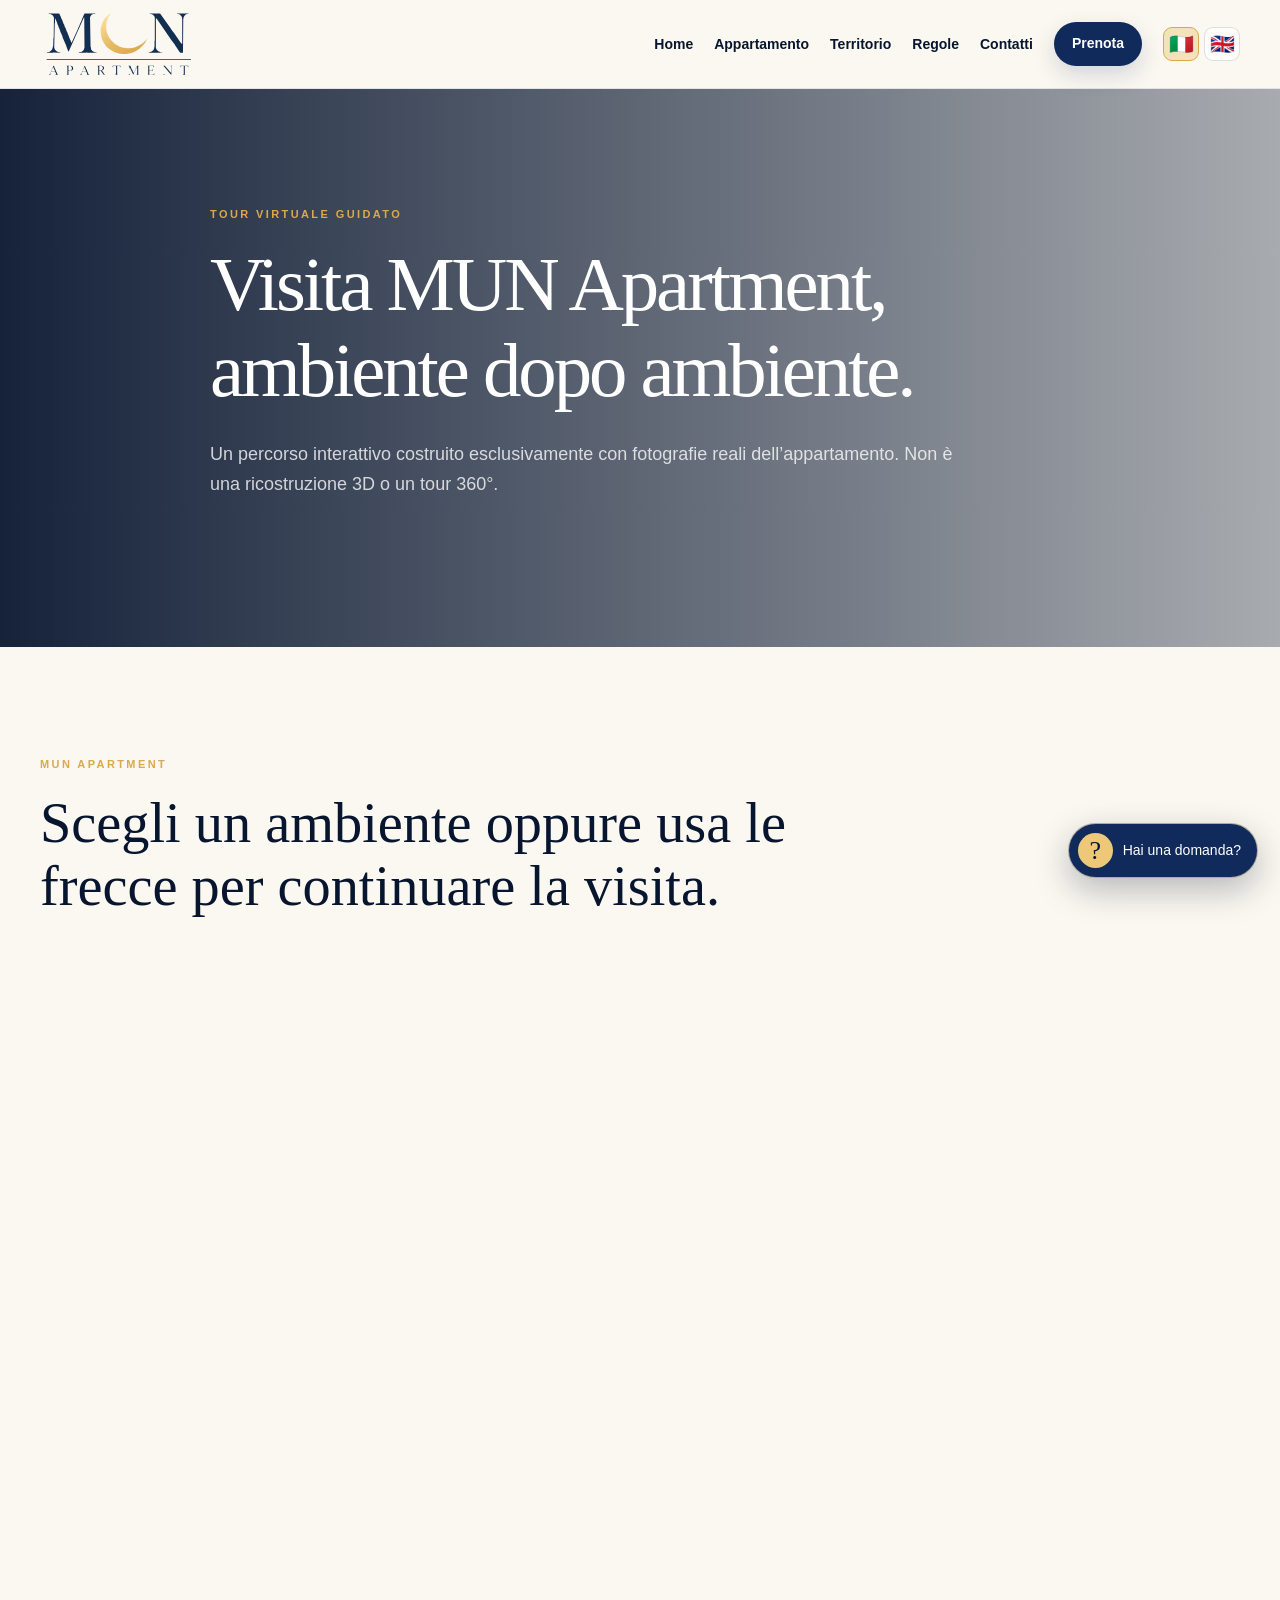
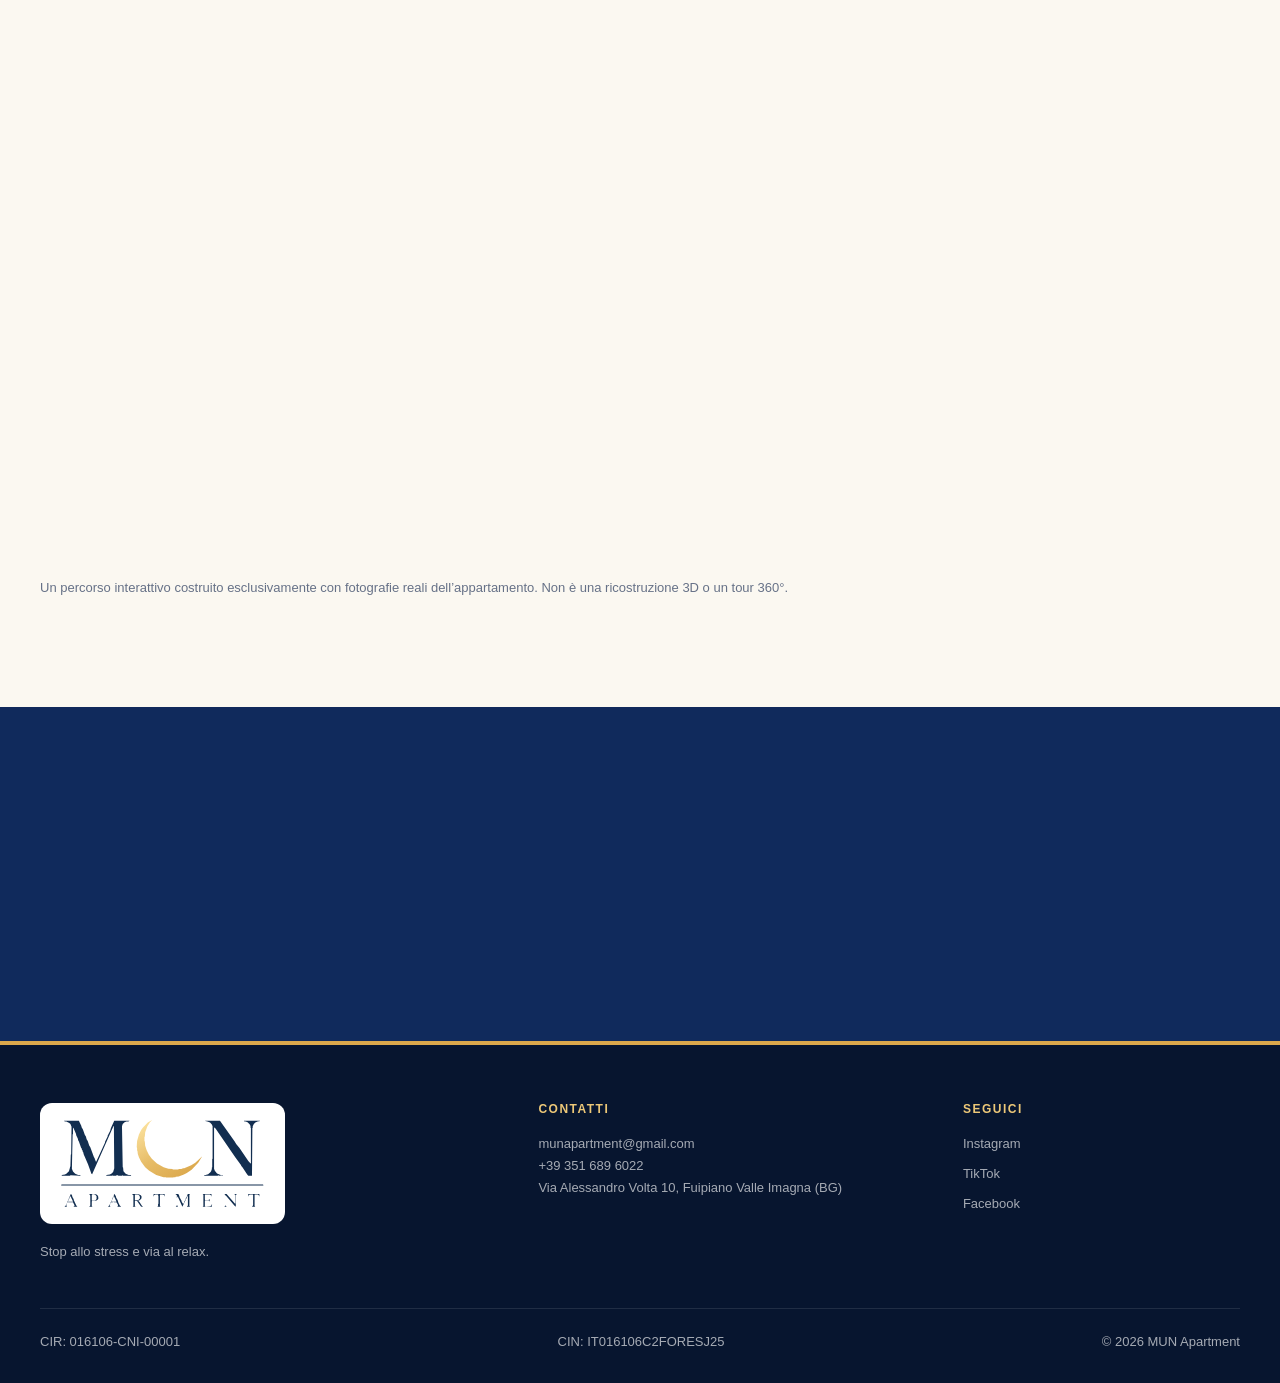
<file: tour.html>
<!DOCTYPE html>
<html lang="it">
<head>
  <meta charset="UTF-8" />
  <meta name="viewport" content="width=device-width, initial-scale=1.0" />
  <meta http-equiv="Content-Security-Policy" content="default-src 'self'; img-src 'self' data:; style-src 'self'; script-src 'self'; font-src 'self'; object-src 'none'; base-uri 'self'; form-action 'none'; frame-ancestors 'none'; upgrade-insecure-requests;" />
  <meta name="referrer" content="strict-origin-when-cross-origin" />
  <meta name="theme-color" content="#102a5c" />
  <title>Tour virtuale | MUN Apartment</title>
  <meta name="description" content="Tour virtuale guidato di MUN Apartment a Fuipiano Valle Imagna, realizzato con fotografie reali di zona giorno, cucina, camera e bagno." />
  <link rel="canonical" href="https://lorenzocicogna.github.io/munapartment/tour.html" />
  <meta property="og:type" content="website" />
  <meta property="og:title" content="Tour virtuale | MUN Apartment" />
  <meta property="og:description" content="Esplora MUN Apartment ambiente dopo ambiente attraverso fotografie reali della struttura." />
  <meta property="og:url" content="https://lorenzocicogna.github.io/munapartment/tour.html" />
  <meta property="og:image" content="https://lorenzocicogna.github.io/munapartment/assets/images/apartment/building-exterior.webp" />
  <meta property="og:image:alt" content="Esterno di MUN Apartment" />
  <meta name="twitter:card" content="summary_large_image" />
  <meta name="twitter:title" content="Tour virtuale | MUN Apartment" />
  <meta name="twitter:description" content="Esplora MUN Apartment ambiente dopo ambiente attraverso fotografie reali della struttura." />
  <meta name="twitter:image" content="https://lorenzocicogna.github.io/munapartment/assets/images/apartment/building-exterior.webp" />
  <link rel="icon" type="image/png" href="assets/images/branding/favicon.png" />
  <script type="application/ld+json">
  {"@context":"https://schema.org","@type":"WebPage","name":"Tour virtuale | MUN Apartment","url":"https://lorenzocicogna.github.io/munapartment/tour.html","isPartOf":{"@type":"WebSite","name":"MUN Apartment","url":"https://lorenzocicogna.github.io/munapartment/"}}
  </script>
  <link rel="stylesheet" href="assets/css/style.css" />
  <link rel="stylesheet" href="assets/css/guida-ospiti.css?v=1" />
</head>
<body data-page="tour">
  <header class="site-header">
    <nav class="navbar container" aria-label="Navigazione principale">
      <a class="brand" href="index.html" aria-label="MUN Apartment, home"><img src="assets/images/branding/munapartment-logo.svg" alt="MUN Apartment" class="brand-logo" /></a>
      <button class="menu-toggle" type="button" aria-label="Apri il menu" aria-expanded="false" aria-controls="main-menu"><span></span><span></span><span></span></button>
      <ul class="nav-menu" id="main-menu">
        <li><a href="index.html" data-i18n="navHome">Home</a></li>
        <li><a href="appartamento.html" data-i18n="navApartment">Appartamento</a></li>
        <li><a href="territorio.html" data-i18n="navTerritory">Territorio</a></li>
        <li><a href="regole.html" data-i18n="navRules">Regole</a></li>
        <li><a href="contatti.html" data-i18n="navContact">Contatti</a></li>
        <li><a class="nav-book" href="prenota.html" data-i18n="navBook">Prenota</a></li>
        <li class="language-switch" aria-label="Selezione lingua">
          <button type="button" class="language-flag active" data-language="it" aria-label="Italiano" title="Italiano">🇮🇹</button>
          <button type="button" class="language-flag" data-language="en" aria-label="English" title="English">🇬🇧</button>
        </li>
      </ul>
    </nav>
  </header>
  <main>
    <section class="page-hero tour-hero">
      <div class="container narrow reveal">
        <p class="eyebrow" data-i18n="tourEyebrow">Tour virtuale guidato</p>
        <h1 data-i18n="tourTitle">Visita MUN Apartment, ambiente dopo ambiente.</h1>
        <p data-i18n="tourLead">Un percorso interattivo costruito esclusivamente con fotografie reali dell’appartamento. Non è una ricostruzione 3D o un tour 360°.</p>
      </div>
    </section>

    <section class="section">
      <div class="container">
        <div class="section-heading reveal">
          <p class="eyebrow">MUN Apartment</p>
          <h2 data-i18n="tourInstruction">Scegli un ambiente oppure usa le frecce per continuare la visita.</h2>
        </div>
        <div class="virtual-tour reveal">
          <div class="tour-stage">
            <img src="assets/images/apartment/building-exterior.webp" alt="Esterno di MUN Apartment" data-tour-stage loading="eager" decoding="async" fetchpriority="high" />
            <div class="tour-progress" aria-hidden="true"><span data-tour-progress></span></div>
            <div class="tour-controls" aria-label="Controlli del tour">
              <button class="tour-arrow" type="button" data-tour-prev aria-label="Ambiente precedente">‹</button>
              <button class="tour-arrow" type="button" data-tour-next aria-label="Ambiente successivo">›</button>
            </div>
            <div class="tour-caption" aria-live="polite">
              <div class="tour-caption-top"><h2 data-tour-title>Esterno</h2><span class="tour-counter" data-tour-counter>01 / 09</span></div>
              <p data-tour-text>L’edificio di MUN Apartment a Fuipiano Valle Imagna.</p>
            </div>
          </div>
          <div class="tour-thumbnails">
            <button class="tour-thumb active" type="button" data-tour-index="0" aria-label="Esterno" aria-current="true"><img src="assets/images/apartment/building-exterior.webp" alt="" loading="lazy" decoding="async" /><span>Esterno</span></button>
            <button class="tour-thumb" type="button" data-tour-index="1" aria-label="Zona giorno"><img src="assets/images/apartment/living-room.webp" alt="" loading="lazy" decoding="async" /><span>Zona giorno</span></button>
            <button class="tour-thumb" type="button" data-tour-index="2" aria-label="Cucina"><img src="assets/images/apartment/kitchen.webp" alt="" loading="lazy" decoding="async" /><span>Cucina</span></button>
            <button class="tour-thumb" type="button" data-tour-index="3" aria-label="Divano letto"><img src="assets/images/apartment/sofa-bed.webp" alt="" loading="lazy" decoding="async" /><span>Divano letto</span></button>
            <button class="tour-thumb" type="button" data-tour-index="4" aria-label="Camera"><img src="assets/images/apartment/bedroom-bed.webp" alt="" loading="lazy" decoding="async" /><span>Camera</span></button>
            <button class="tour-thumb" type="button" data-tour-index="5" aria-label="Vista camera"><img src="assets/images/apartment/bedroom-window.webp" alt="" loading="lazy" decoding="async" /><span>Vista camera</span></button>
            <button class="tour-thumb" type="button" data-tour-index="6" aria-label="Bagno"><img src="assets/images/apartment/bathroom-sink.webp" alt="" loading="lazy" decoding="async" /><span>Bagno</span></button>
            <button class="tour-thumb" type="button" data-tour-index="7" aria-label="Doccia"><img src="assets/images/apartment/bathroom-shower.webp" alt="" loading="lazy" decoding="async" /><span>Doccia</span></button>
            <button class="tour-thumb" type="button" data-tour-index="8" aria-label="Panorama"><img src="assets/images/territory/winter-panorama.webp" alt="" loading="lazy" decoding="async" /><span>Panorama</span></button>
          </div>
        </div>
        <p class="tour-note" data-i18n="tourLead">Un percorso interattivo costruito esclusivamente con fotografie reali dell’appartamento. Non è una ricostruzione 3D o un tour 360°.</p>
      </div>
    </section>

    <section class="section section-blue">
      <div class="container booking-preview-grid">
        <div class="reveal"><p class="eyebrow">MUN Apartment</p><h2 data-i18n="tourCtaTitle">Hai visto gli spazi. Ora scegli le date.</h2><p data-i18n="tourCtaText">Controlla disponibilità, condizioni e prezzi aggiornati sulle piattaforme di prenotazione.</p></div>
        <div class="reveal"><a class="button button-primary" href="prenota.html" data-i18n="tourBook">Verifica disponibilità</a></div>
      </div>
    </section>
  </main>
  <footer class="site-footer">
    <div class="container footer-grid">
      <div class="footer-brand"><img src="assets/images/branding/munapartment-logo.svg" alt="MUN Apartment" /><p data-i18n="footerTagline">Stop allo stress e via al relax.</p></div>
      <div><h2 data-i18n="footerContact">Contatti</h2><a href="mailto:munapartment@gmail.com">munapartment@gmail.com</a><a href="tel:+393516896022">+39 351 689 6022</a><p>Via Alessandro Volta 10, Fuipiano Valle Imagna (BG)</p></div>
      <div><h2 data-i18n="footerFollow">Seguici</h2><div class="social-links"><a href="https://www.instagram.com/munapartment?igshid=ZDdkNTZiNTM%3D" target="_blank" rel="noopener noreferrer">Instagram</a><a href="https://www.tiktok.com/@mun.apartment?_t=8hyta0qmu8G&_r=1" target="_blank" rel="noopener noreferrer">TikTok</a><a href="https://www.facebook.com/profile.php?id=100090665290518" target="_blank" rel="noopener noreferrer">Facebook</a></div></div>
    </div>
    <div class="container footer-legal"><p>CIR: 016106-CNI-00001</p><p>CIN: IT016106C2FORESJ25</p><p>© <span data-current-year></span> MUN Apartment</p></div>
  </footer>
  <script src="assets/js/script.js" defer></script>
  <script src="assets/js/guida-ospiti.js?v=1" defer></script>
  <script src="assets/js/tour.js" defer></script>
</body>
</html>
</file>
<file: assets/css/style.css>
/* ==========================================================
   MUN APARTMENT
   Static website for GitHub Pages
========================================================== */

:root {
  --navy-950: #07152f;
  --navy-900: #102a5c;
  --navy-800: #17396f;
  --navy-700: #245088;

  --gold-500: #dba84c;
  --gold-400: #edc878;
  --gold-200: #f4e2ba;

  --cream-100: #fbf8f1;
  --cream-200: #f1eadc;
  --white: #ffffff;

  --text: #26334a;
  --muted: #667187;
  --border: rgba(16, 42, 92, 0.14);

  --shadow-small: 0 12px 30px rgba(7, 21, 47, 0.09);
  --shadow: 0 24px 65px rgba(7, 21, 47, 0.16);

  --radius-small: 12px;
  --radius-medium: 24px;
  --radius-large: 42px;

  --container: 1200px;
}

/* RESET */

* {
  margin: 0;
  padding: 0;
  box-sizing: border-box;
}

html {
  scroll-behavior: smooth;
  scroll-padding-top: 92px;
}

body {
  min-width: 320px;
  overflow-x: hidden;
  background: var(--cream-100);
  color: var(--text);
  font-family:
    Inter,
    "Segoe UI",
    Arial,
    sans-serif;
  line-height: 1.7;
}

img {
  display: block;
  max-width: 100%;
}

a {
  color: inherit;
}

button {
  font: inherit;
}

button,
a {
  -webkit-tap-highlight-color: transparent;
}

h1,
h2,
h3 {
  color: var(--navy-950);
  font-family:
    Georgia,
    "Times New Roman",
    serif;
  font-weight: 500;
  line-height: 1.12;
}

p {
  color: var(--muted);
}

.container {
  width: min(calc(100% - 42px), var(--container));
  margin-inline: auto;
}

.narrow {
  max-width: 860px;
}

.center {
  margin-inline: auto;
  text-align: center;
}

/* HEADER */

.site-header {
  position: sticky;
  top: 0;
  z-index: 1000;
  border-bottom: 1px solid rgba(16, 42, 92, 0.1);
  background: rgba(251, 248, 241, 0.96);
  backdrop-filter: blur(16px);
}

.navbar {
  min-height: 88px;
  display: flex;
  align-items: center;
  justify-content: space-between;
  gap: 30px;
}

.brand {
  display: block;
  width: 215px;
  flex: 0 0 auto;
}

.brand-logo {
  width: 100%;
  height: 72px;
  object-fit: contain;
  object-position: left center;
}

.nav-menu {
  display: flex;
  align-items: center;
  justify-content: flex-end;
  gap: 21px;
  list-style: none;
}

.nav-menu a {
  color: var(--navy-950);
  font-size: 14px;
  font-weight: 700;
  text-decoration: none;
}

.nav-menu a:hover {
  color: var(--gold-500);
}

.nav-book {
  display: inline-flex;
  min-height: 44px;
  align-items: center;
  justify-content: center;
  padding: 9px 18px;
  border-radius: 999px;
  background: var(--navy-900);
  color: var(--white) !important;
  box-shadow: 0 9px 22px rgba(16, 42, 92, 0.17);
}

.nav-book:hover {
  background: var(--gold-500);
  color: var(--navy-950) !important;
}

.language-switch {
  display: flex;
  align-items: center;
  gap: 5px;
}

.language-flag {
  width: 36px;
  height: 34px;
  display: inline-grid;
  place-items: center;
  padding: 0;
  border: 1px solid rgba(16, 42, 92, 0.14);
  border-radius: 9px;
  background: rgba(255, 255, 255, 0.62);
  font-family: "Apple Color Emoji", "Segoe UI Emoji", "Noto Color Emoji", sans-serif;
  font-size: 20px;
  line-height: 1;
  opacity: 1;
  cursor: pointer;
  transition: transform 0.18s ease, border-color 0.18s ease, background 0.18s ease;
}

.language-flag:hover {
  transform: translateY(-1px);
  border-color: var(--gold-500);
  background: var(--white);
}

.language-flag.active {
  border-color: var(--gold-500);
  background: var(--gold-200);
}

.menu-toggle {
  display: none;
  width: 46px;
  height: 46px;
  border: 1px solid var(--border);
  border-radius: 50%;
  background: transparent;
  cursor: pointer;
}

.menu-toggle span {
  display: block;
  width: 19px;
  height: 2px;
  margin: 4px auto;
  background: var(--navy-950);
}

/* TYPOGRAPHY */

.eyebrow {
  margin-bottom: 18px;
  color: var(--gold-500);
  font-size: 11px;
  font-weight: 800;
  letter-spacing: 2.4px;
  text-transform: uppercase;
}

.section-heading {
  max-width: 760px;
  margin-bottom: 52px;
}

.section-heading h2,
.welcome-copy h2,
.split-section h2,
.direct-contact-grid h2,
.rules-contact h2,
.host-card h2,
.social-section h2 {
  font-size: clamp(38px, 4.4vw, 59px);
}

.lead {
  color: var(--navy-800);
  font-family:
    Georgia,
    "Times New Roman",
    serif;
  font-size: 24px;
  line-height: 1.48;
}

/* BUTTONS */

.button {
  min-height: 51px;
  display: inline-flex;
  align-items: center;
  justify-content: center;
  padding: 12px 25px;
  border: 1px solid transparent;
  border-radius: 999px;
  font-size: 14px;
  font-weight: 800;
  text-decoration: none;
  transition:
    transform 0.2s ease,
    background 0.2s ease,
    color 0.2s ease,
    border-color 0.2s ease;
}

.button:hover {
  transform: translateY(-2px);
}

.button-primary {
  background: var(--gold-500);
  color: var(--navy-950);
  box-shadow: 0 12px 25px rgba(219, 168, 76, 0.22);
}

.button-primary:hover {
  background: var(--gold-400);
}

.button-secondary {
  border-color: var(--navy-900);
  color: var(--navy-900);
}

.button-secondary:hover {
  background: var(--navy-900);
  color: var(--white);
}

.button-light {
  border-color: rgba(255, 255, 255, 0.75);
  color: var(--white);
}

.button-light:hover {
  background: var(--white);
  color: var(--navy-950);
}

.hero-actions {
  display: flex;
  flex-wrap: wrap;
  gap: 13px;
  margin-top: 33px;
}

.text-link {
  display: inline-block;
  margin-top: 20px;
  color: var(--gold-500);
  font-weight: 800;
  text-decoration: none;
}

.text-link:hover {
  color: var(--navy-900);
}

/* HOME HERO */

.hero-home {
  position: relative;
  min-height: calc(100vh - 88px);
  display: flex;
  align-items: center;
  overflow: hidden;
}

.hero-background,
.hero-overlay {
  position: absolute;
  inset: 0;
  width: 100%;
  height: 100%;
}

.hero-background {
  object-fit: cover;
  object-position: center 50%;
}

.hero-overlay {
  background:
    linear-gradient(
      90deg,
      rgba(7, 21, 47, 0.92) 0%,
      rgba(7, 21, 47, 0.7) 47%,
      rgba(7, 21, 47, 0.22) 100%
    );
}

.hero-home-content {
  position: relative;
  z-index: 2;
  max-width: 780px;
  padding: 95px 0;
}

.hero-home h1 {
  margin-bottom: 26px;
  color: var(--white);
  font-size: clamp(49px, 7vw, 86px);
  letter-spacing: -0.045em;
}

.hero-home-content > p:not(.eyebrow) {
  max-width: 720px;
  color: rgba(255, 255, 255, 0.84);
  font-size: 18px;
}

/* QUICK INFO */

.quick-info {
  background: var(--navy-950);
}

.quick-info-grid {
  display: grid;
  grid-template-columns: repeat(4, 1fr);
}

.quick-info article {
  min-height: 225px;
  padding: 40px 28px;
  border-right: 1px solid rgba(255, 255, 255, 0.1);
}

.quick-info article:last-child {
  border-right: 0;
}

.quick-info span {
  color: var(--gold-500);
  font-size: 11px;
  font-weight: 800;
}

.quick-info h2 {
  margin: 28px 0 11px;
  color: var(--white);
  font-size: 23px;
}

.quick-info p {
  color: rgba(255, 255, 255, 0.64);
  font-size: 14px;
}

/* GENERIC SECTIONS */

.section {
  padding: 108px 0;
}

.section-soft {
  background: var(--cream-200);
}

.section-blue {
  background: var(--navy-900);
  color: var(--white);
}

.section-blue h2,
.section-blue h3 {
  color: var(--white);
}

.welcome-grid,
.split-section,
.booking-preview-grid,
.direct-contact-grid,
.rules-contact,
.contact-layout,
.social-section {
  display: grid;
  grid-template-columns: minmax(0, 0.92fr) minmax(0, 1.08fr);
  align-items: center;
  gap: clamp(55px, 8vw, 115px);
}

.welcome-copy p {
  margin-bottom: 18px;
  font-size: 17px;
}

.welcome-collage {
  position: relative;
  min-height: 580px;
}

.collage-main {
  width: 82%;
  height: 520px;
  margin-left: auto;
  object-fit: cover;
  border-radius: var(--radius-large) 0 var(--radius-large) var(--radius-large);
  box-shadow: var(--shadow);
}

.collage-small {
  position: absolute;
  bottom: 0;
  left: 0;
  width: 45%;
  height: 280px;
  object-fit: cover;
  border: 9px solid var(--cream-100);
  border-radius: var(--radius-medium);
  box-shadow: var(--shadow);
}

.feature-grid,
.activity-grid {
  display: grid;
  grid-template-columns: repeat(4, 1fr);
  gap: 20px;
}

.feature-card,
.activity-card {
  min-height: 255px;
  padding: 31px;
  border: 1px solid rgba(255, 255, 255, 0.12);
  border-radius: var(--radius-medium);
  background: rgba(255, 255, 255, 0.055);
}

.feature-card > span,
.activity-card > span {
  color: var(--gold-400);
  font-size: 26px;
}

.feature-card h3,
.activity-card h3 {
  margin: 42px 0 13px;
  font-size: 25px;
}

.feature-card p,
.activity-card p {
  color: rgba(255, 255, 255, 0.68);
  font-size: 14px;
}

.booking-preview {
  background: var(--white);
}

.booking-preview-grid {
  align-items: start;
}

.booking-preview h2 {
  font-size: clamp(38px, 4.4vw, 58px);
}

.platform-list {
  border-top: 1px solid var(--border);
}

.platform-list a {
  display: flex;
  align-items: center;
  justify-content: space-between;
  gap: 20px;
  padding: 22px 4px;
  border-bottom: 1px solid var(--border);
  color: var(--navy-900);
  text-decoration: none;
}

.platform-list a:hover {
  color: var(--gold-500);
}

.platform-list span {
  font-size: 13px;
  font-weight: 800;
}

/* PAGE HEROES */

.page-hero {
  min-height: 62vh;
  display: flex;
  align-items: center;
  padding: 100px 0;
  background:
    linear-gradient(135deg, var(--navy-950), var(--navy-700));
  color: var(--white);
}

.page-hero h1 {
  margin-bottom: 25px;
  color: var(--white);
  font-size: clamp(47px, 6vw, 78px);
  letter-spacing: -0.04em;
}

.page-hero p:not(.eyebrow) {
  max-width: 760px;
  margin-bottom: 31px;
  color: rgba(255, 255, 255, 0.78);
  font-size: 18px;
}

.apartment-hero {
  background:
    linear-gradient(90deg, rgba(7, 21, 47, 0.93), rgba(7, 21, 47, 0.36)),
    url("../images/apartment/living-room.webp") center/cover;
}

.territory-hero {
  background:
    linear-gradient(90deg, rgba(7, 21, 47, 0.93), rgba(7, 21, 47, 0.3)),
    url("../images/territory/mountain-sunset.webp") center/cover;
}

.booking-hero {
  background:
    linear-gradient(90deg, rgba(7, 21, 47, 0.88), rgba(7, 21, 47, 0.44)),
    url("../images/territory/sunset-lakes.webp") center/cover;
}

.rules-hero {
  background:
    linear-gradient(90deg, rgba(7, 21, 47, 0.94), rgba(7, 21, 47, 0.38)),
    url("../images/territory/historic-village.webp") center/cover;
}

.contact-hero {
  background:
    linear-gradient(90deg, rgba(7, 21, 47, 0.94), rgba(7, 21, 47, 0.38)),
    url("../images/territory/spring-valley.webp") center/cover;
}

/* APARTMENT GALLERY */

.gallery-section {
  padding: 0 0 108px;
}

.gallery-grid {
  display: grid;
  grid-template-columns: repeat(3, 1fr);
  gap: 16px;
}

.gallery-item {
  position: relative;
  min-height: 410px;
  overflow: hidden;
  border-radius: var(--radius-medium);
  background: var(--cream-200);
}

.gallery-wide {
  grid-column: span 2;
}

.gallery-item img {
  width: 100%;
  height: 100%;
  object-fit: cover;
  transition: transform 0.35s ease;
}

.gallery-item:hover img {
  transform: scale(1.025);
}

.gallery-item figcaption,
.landscape-card figcaption {
  position: absolute;
  right: 14px;
  bottom: 14px;
  left: 14px;
  padding: 12px 15px;
  border-radius: 12px;
  background: rgba(7, 21, 47, 0.77);
  color: var(--white);
  font-size: 13px;
  font-weight: 700;
  backdrop-filter: blur(10px);
}

.amenities-grid {
  display: grid;
  grid-template-columns: repeat(3, 1fr);
  gap: 15px;
}

.amenity {
  padding: 26px;
  border: 1px solid var(--border);
  border-radius: var(--radius-medium);
  background: var(--white);
}

.amenity span {
  display: block;
  margin-bottom: 8px;
  color: var(--navy-900);
  font-family: Georgia, "Times New Roman", serif;
  font-size: 22px;
}

.amenity p {
  font-size: 14px;
}

/* TERRITORY */

.territory-gallery {
  padding: 0 0 108px;
}

.landscape-grid {
  display: grid;
  grid-template-columns: repeat(3, 1fr);
  gap: 16px;
}

.landscape-card {
  position: relative;
  min-height: 360px;
  overflow: hidden;
  border-radius: var(--radius-medium);
  background: var(--cream-200);
}

.landscape-large {
  grid-column: span 2;
  grid-row: span 2;
  min-height: 736px;
}

.landscape-wide {
  grid-column: span 2;
}

.landscape-card img {
  width: 100%;
  height: 100%;
  object-fit: cover;
  transition: transform 0.35s ease;
}

.landscape-card:hover img {
  transform: scale(1.025);
}

/* BOOKING */

.booking-cards {
  display: grid;
  grid-template-columns: repeat(3, 1fr);
  gap: 22px;
}

.booking-card {
  padding: 34px;
  border: 1px solid var(--border);
  border-radius: var(--radius-large);
  background: var(--white);
  box-shadow: var(--shadow-small);
  text-align: center;
}

.booking-card img {
  width: min(100%, 210px);
  margin: 0 auto 25px;
  border-radius: 15px;
}

.platform-label {
  margin-bottom: 8px;
  color: var(--gold-500);
  font-size: 11px;
  font-weight: 800;
  letter-spacing: 1.5px;
  text-transform: uppercase;
}

.booking-card h2 {
  margin-bottom: 12px;
  font-size: 28px;
}

.booking-card > p:not(.platform-label) {
  margin-bottom: 25px;
  font-size: 14px;
}

.direct-contact-grid {
  align-items: start;
}

.direct-contact-card {
  display: flex;
  flex-direction: column;
  overflow: hidden;
  border: 1px solid var(--border);
  border-radius: var(--radius-large);
  background: var(--white);
  box-shadow: var(--shadow-small);
}

.direct-contact-card a {
  display: flex;
  flex-direction: column;
  gap: 4px;
  padding: 25px 29px;
  border-bottom: 1px solid var(--border);
  text-decoration: none;
}

.direct-contact-card a:last-child {
  border-bottom: 0;
}

.direct-contact-card a:hover {
  background: var(--cream-100);
}

.direct-contact-card span {
  color: var(--gold-500);
  font-size: 11px;
  font-weight: 800;
  letter-spacing: 1.4px;
  text-transform: uppercase;
}

.direct-contact-card strong {
  color: var(--navy-900);
  overflow-wrap: anywhere;
}

.booking-note {
  padding: 25px 0;
  background: var(--navy-950);
}

.booking-note p {
  color: rgba(255, 255, 255, 0.7);
  font-size: 12px;
  text-align: center;
}

/* RULES */

.rules-grid {
  display: grid;
  grid-template-columns: repeat(2, 1fr);
  gap: 20px;
}

.rule-card {
  min-height: 260px;
  padding: 32px;
  border: 1px solid var(--border);
  border-top: 4px solid var(--gold-500);
  border-radius: var(--radius-medium);
  background: var(--white);
  box-shadow: var(--shadow-small);
}

.rule-card > span {
  color: var(--gold-500);
  font-size: 12px;
  font-weight: 800;
}

.rule-card h2 {
  margin: 34px 0 13px;
  font-size: 27px;
}

.rule-card p {
  font-size: 15px;
}

.rules-contact {
  align-items: center;
}

/* CONTACT */

.contact-layout {
  align-items: stretch;
}

.host-card {
  padding: clamp(32px, 5vw, 55px);
  border-radius: var(--radius-large);
  background: var(--navy-900);
  box-shadow: var(--shadow);
}

.host-card > img {
  width: 130px;
  margin-bottom: 30px;
  filter: brightness(0) invert(1);
  opacity: 0.88;
}

.host-card h2 {
  margin-bottom: 22px;
  color: var(--white);
}

.host-card p:not(.eyebrow) {
  color: rgba(255, 255, 255, 0.72);
}

.contact-details {
  display: flex;
  flex-direction: column;
  overflow: hidden;
  border: 1px solid var(--border);
  border-radius: var(--radius-large);
  background: var(--white);
  box-shadow: var(--shadow-small);
}

.contact-details a {
  display: flex;
  flex-direction: column;
  gap: 5px;
  padding: 27px 31px;
  border-bottom: 1px solid var(--border);
  text-decoration: none;
}

.contact-details a:last-child {
  border-bottom: 0;
}

.contact-details a:hover {
  background: var(--cream-100);
}

.contact-details span {
  color: var(--gold-500);
  font-size: 11px;
  font-weight: 800;
  letter-spacing: 1.4px;
  text-transform: uppercase;
}

.contact-details strong {
  color: var(--navy-900);
  overflow-wrap: anywhere;
}

.social-section {
  align-items: start;
}

.social-cards {
  display: grid;
  grid-template-columns: repeat(3, 1fr);
  gap: 13px;
}

.social-cards a {
  min-height: 190px;
  display: flex;
  flex-direction: column;
  justify-content: flex-end;
  padding: 25px;
  border: 1px solid rgba(255, 255, 255, 0.13);
  border-radius: var(--radius-medium);
  background: rgba(255, 255, 255, 0.05);
  text-decoration: none;
}

.social-cards a:hover {
  background: rgba(255, 255, 255, 0.09);
}

.social-cards span {
  margin-bottom: auto;
  color: var(--gold-400);
  font-size: 12px;
  font-weight: 800;
}

.social-cards strong {
  color: var(--white);
}

.social-cards small {
  color: rgba(255, 255, 255, 0.58);
}

/* FOOTER */

.site-footer {
  padding: 58px 0 30px;
  border-top: 4px solid var(--gold-500);
  background: var(--navy-950);
}

.footer-grid {
  display: grid;
  grid-template-columns: 1.2fr 1fr 0.75fr;
  gap: 55px;
}

.footer-brand img {
  width: 245px;
  max-width: 100%;
  height: auto;
  margin-bottom: 17px;
  padding: 10px 12px;
  border-radius: 12px;
  background: var(--white);
  filter: none;
  opacity: 1;
  object-fit: contain;
}

.site-footer h2 {
  margin-bottom: 17px;
  color: var(--gold-400);
  font-family: inherit;
  font-size: 12px;
  font-weight: 800;
  letter-spacing: 1.5px;
  text-transform: uppercase;
}

.site-footer p,
.site-footer a {
  display: block;
  color: rgba(255, 255, 255, 0.64);
  font-size: 13px;
  text-decoration: none;
}

.site-footer a:hover {
  color: var(--gold-400);
}

.social-links {
  display: flex;
  flex-direction: column;
  gap: 8px;
}

.footer-legal {
  display: flex;
  flex-wrap: wrap;
  justify-content: space-between;
  gap: 20px;
  margin-top: 45px;
  padding-top: 22px;
  border-top: 1px solid rgba(255, 255, 255, 0.1);
}

/* ANIMATIONS */

.reveal {
  opacity: 0;
  transform: translateY(18px);
  transition:
    opacity 0.58s ease,
    transform 0.58s ease;
}

.reveal.visible {
  opacity: 1;
  transform: none;
}

/* TABLET */

@media (max-width: 1020px) {
  .menu-toggle {
    display: block;
  }

  .nav-menu {
    position: absolute;
    top: 88px;
    right: 20px;
    left: 20px;
    display: none;
    flex-direction: column;
    align-items: stretch;
    gap: 0;
    padding: 15px;
    border: 1px solid var(--border);
    border-radius: var(--radius-small);
    background: var(--cream-100);
    box-shadow: var(--shadow);
  }

  .nav-menu.open {
    display: flex;
  }

  .nav-menu a {
    display: block;
    padding: 11px 8px;
  }

  .nav-book {
    margin-top: 6px;
  }

  .language-switch {
    padding: 10px 6px 3px;
  }

  .quick-info-grid {
    grid-template-columns: repeat(2, 1fr);
  }

  .quick-info article:nth-child(2) {
    border-right: 0;
  }

  .quick-info article:nth-child(-n + 2) {
    border-bottom: 1px solid rgba(255, 255, 255, 0.1);
  }

  .welcome-grid,
  .split-section,
  .booking-preview-grid,
  .direct-contact-grid,
  .rules-contact,
  .contact-layout,
  .social-section {
    grid-template-columns: 1fr;
  }

  .welcome-collage {
    width: min(100%, 760px);
  }

  .feature-grid,
  .activity-grid {
    grid-template-columns: repeat(2, 1fr);
  }

  .gallery-grid,
  .landscape-grid {
    grid-template-columns: repeat(2, 1fr);
  }

  .gallery-wide,
  .landscape-wide {
    grid-column: span 2;
  }

  .landscape-large {
    grid-column: span 2;
    grid-row: auto;
    min-height: 560px;
  }

  .booking-cards {
    grid-template-columns: 1fr;
  }

  .booking-card {
    max-width: 690px;
    margin-inline: auto;
  }

  .amenities-grid {
    grid-template-columns: repeat(2, 1fr);
  }

  .footer-grid {
    grid-template-columns: 1fr 1fr;
  }

  .footer-brand {
    grid-column: 1 / -1;
  }
}

/* MOBILE */

@media (max-width: 620px) {
  .container {
    width: min(calc(100% - 28px), var(--container));
  }

  .navbar {
    min-height: 79px;
  }

  .brand {
    width: 170px;
  }

  .brand-logo {
    height: 61px;
  }

  .nav-menu {
    top: 79px;
    right: 14px;
    left: 14px;
  }

  .hero-home {
    min-height: 720px;
  }

  .hero-home h1 {
    font-size: 47px;
  }

  .hero-overlay {
    background:
      linear-gradient(
        180deg,
        rgba(7, 21, 47, 0.78) 0%,
        rgba(7, 21, 47, 0.9) 68%,
        rgba(7, 21, 47, 0.96) 100%
      );
  }

  .hero-home-content {
    align-self: flex-end;
    padding: 90px 0 68px;
  }

  .hero-actions {
    flex-direction: column;
  }

  .button {
    width: 100%;
  }

  .quick-info-grid,
  .feature-grid,
  .activity-grid,
  .gallery-grid,
  .landscape-grid,
  .amenities-grid,
  .rules-grid,
  .social-cards,
  .footer-grid {
    grid-template-columns: 1fr;
  }

  .quick-info article {
    min-height: auto;
    border-right: 0;
    border-bottom: 1px solid rgba(255, 255, 255, 0.1);
  }

  .section {
    padding: 80px 0;
  }

  .welcome-collage {
    min-height: 500px;
  }

  .collage-main {
    width: 90%;
    height: 440px;
  }

  .collage-small {
    width: 52%;
    height: 230px;
  }

  .page-hero {
    min-height: 68vh;
    padding: 80px 0;
  }

  .page-hero h1 {
    font-size: 44px;
  }

  .gallery-wide,
  .landscape-wide,
  .landscape-large {
    grid-column: auto;
  }

  .gallery-item,
  .landscape-card,
  .landscape-large {
    min-height: 440px;
  }

  .footer-brand {
    grid-column: auto;
  }

  .footer-legal {
    flex-direction: column;
  }
}

/* ACCESSIBILITY */

@media (prefers-reduced-motion: reduce) {
  html {
    scroll-behavior: auto;
  }

  *,
  *::before,
  *::after {
    transition-duration: 0.01ms !important;
    animation-duration: 0.01ms !important;
  }

  .reveal {
    opacity: 1;
    transform: none;
  }
}


/* DISCOVER / TOUR / INTERVIEW */
.discover-experience { background: var(--cream-200); }
.discover-intro { max-width: 820px; margin-bottom: 46px; }
.discover-intro > p:not(.eyebrow) { max-width: 720px; }
.discovery-grid { display: grid; grid-template-columns: repeat(2, minmax(0, 1fr)); gap: 22px; }
.discovery-card { position: relative; min-height: 470px; display: flex; align-items: flex-end; overflow: hidden; border-radius: var(--radius-large); box-shadow: var(--shadow); isolation: isolate; }
.discovery-card > img { position: absolute; inset: 0; z-index: -2; width: 100%; height: 100%; object-fit: cover; transition: transform 0.45s ease; }
/* Show the MUN logotype in full on the interview card, without cropping. */
.discovery-card:nth-child(2) > img { object-fit: contain; padding: clamp(28px, 6vw, 65px); background: var(--cream-200); }
.discovery-card::after { content: ""; position: absolute; inset: 0; z-index: -1; background: linear-gradient(180deg, rgba(7, 21, 47, 0.08), rgba(7, 21, 47, 0.92)); }
.discovery-card:hover > img { transform: scale(1.025); }
.discovery-card-copy { width: 100%; padding: clamp(28px, 5vw, 46px); }
.discovery-card h3 { margin-bottom: 14px; color: var(--white); font-size: clamp(31px, 3vw, 43px); }
.discovery-card p { max-width: 620px; color: rgba(255, 255, 255, 0.75); }
.discovery-card .button { margin-top: 24px; }

.tour-hero { background: linear-gradient(90deg, rgba(7, 21, 47, 0.94), rgba(7, 21, 47, 0.34)), url("../images/apartment/living-room.webp") center/cover; }
.interview-hero { background: linear-gradient(90deg, rgba(7, 21, 47, 0.95), rgba(7, 21, 47, 0.42)), url("../images/territory/moon-mountains.webp") center/cover; }

.virtual-tour { display: grid; grid-template-columns: minmax(0, 1fr) 230px; gap: 22px; align-items: stretch; }
.tour-stage { position: relative; min-height: min(72vh, 760px); overflow: hidden; border-radius: var(--radius-large); background: var(--navy-950); box-shadow: var(--shadow); }
.tour-stage img { width: 100%; height: 100%; min-height: min(72vh, 760px); object-fit: contain; }
.tour-caption { position: absolute; right: 22px; bottom: 22px; left: 22px; padding: 22px 24px; border: 1px solid rgba(255, 255, 255, 0.14); border-radius: 18px; background: rgba(7, 21, 47, 0.78); backdrop-filter: blur(14px); }
.tour-caption-top { display: flex; align-items: center; justify-content: space-between; gap: 16px; margin-bottom: 8px; }
.tour-caption h2 { color: var(--white); font-size: clamp(27px, 3vw, 38px); }
.tour-counter { color: var(--gold-400); font-size: 12px; font-weight: 800; letter-spacing: 1.3px; }
.tour-caption p { color: rgba(255, 255, 255, 0.72); }
.tour-controls { position: absolute; top: 50%; right: 18px; left: 18px; display: flex; justify-content: space-between; transform: translateY(-50%); pointer-events: none; }
.tour-arrow { width: 52px; height: 52px; border: 1px solid rgba(255, 255, 255, 0.4); border-radius: 50%; background: rgba(7, 21, 47, 0.7); color: var(--white); font-size: 24px; cursor: pointer; pointer-events: auto; backdrop-filter: blur(9px); }
.tour-arrow:hover, .tour-arrow:focus-visible { background: var(--gold-500); color: var(--navy-950); }
.tour-thumbnails { display: flex; flex-direction: column; gap: 10px; }
.tour-thumb { position: relative; min-height: 108px; overflow: hidden; border: 2px solid transparent; border-radius: 18px; background: var(--navy-950); cursor: pointer; }
.tour-thumb img { width: 100%; height: 108px; object-fit: cover; opacity: 0.72; }
.tour-thumb span { position: absolute; right: 9px; bottom: 9px; left: 9px; padding: 7px 8px; border-radius: 9px; background: rgba(7, 21, 47, 0.74); color: var(--white); font-size: 11px; font-weight: 800; text-align: left; }
.tour-thumb.active { border-color: var(--gold-500); }
.tour-thumb.active img, .tour-thumb:hover img { opacity: 1; }
.tour-note { margin-top: 22px; font-size: 13px; }

.interview-layout { display: grid; grid-template-columns: minmax(0, 1.35fr) minmax(280px, 0.65fr); gap: 34px; align-items: start; }
.interview-player-shell { overflow: hidden; border-radius: var(--radius-large); background: var(--navy-950); box-shadow: var(--shadow); }
.interview-player-shell video { display: block; width: 100%; aspect-ratio: 16 / 9; background: var(--navy-950); }
.interview-copy-card { padding: clamp(30px, 4vw, 44px); border: 1px solid var(--border); border-radius: var(--radius-large); background: var(--white); box-shadow: var(--shadow-small); }
.interview-copy-card h2 { margin-bottom: 20px; font-size: clamp(32px, 3.5vw, 46px); }
.interview-copy-card .hero-actions { margin-top: 28px; }

@media (max-width: 1020px) {
  .virtual-tour, .interview-layout { grid-template-columns: 1fr; }
  .tour-thumbnails { display: grid; grid-template-columns: repeat(4, 1fr); }
}
@media (max-width: 720px) {
  .discovery-grid { grid-template-columns: 1fr; }
  .discovery-card { min-height: 420px; }
  .tour-stage, .tour-stage img { min-height: 620px; }
  .tour-caption { right: 12px; bottom: 12px; left: 12px; padding: 17px; }
  .tour-controls { right: 10px; left: 10px; }
  .tour-thumbnails { grid-template-columns: repeat(2, 1fr); }
}


/* TOUR UX REFRESH 2026-10 */
.tour-progress {
  position: absolute;
  top: 18px;
  right: 22px;
  left: 22px;
  z-index: 3;
  height: 4px;
  overflow: hidden;
  border-radius: 999px;
  background: rgba(255, 255, 255, 0.28);
  pointer-events: none;
}

.tour-progress span {
  display: block;
  width: 11.111%;
  height: 100%;
  border-radius: inherit;
  background: var(--gold-400);
  transition: width 0.28s ease;
}

.tour-stage > img {
  transition: opacity 0.22s ease, transform 0.35s ease;
}

.tour-stage > img.is-changing {
  opacity: 0.45;
  transform: scale(1.008);
}

.tour-thumb {
  scroll-snap-align: start;
}

@media (max-width: 1020px) {
  .tour-thumbnails {
    display: flex;
    flex-direction: row;
    gap: 10px;
    overflow-x: auto;
    padding: 2px 2px 8px;
    scroll-snap-type: x proximity;
    scrollbar-width: thin;
    overscroll-behavior-inline: contain;
  }

  .tour-thumb {
    flex: 0 0 160px;
  }
}

@media (max-width: 720px) {
  .virtual-tour {
    gap: 14px;
  }

  .tour-stage,
  .tour-stage img {
    min-height: min(68vh, 590px);
  }

  .tour-progress {
    top: 12px;
    right: 14px;
    left: 14px;
  }

  .tour-arrow {
    width: 46px;
    height: 46px;
  }

  .tour-thumb {
    flex-basis: 136px;
    min-height: 96px;
  }

  .tour-thumb img {
    height: 96px;
  }
}
</file>
<file: assets/css/guida-ospiti.css>
/* MUN guest guide — standalone local widget, aligned to MUN brand palette. */
.mun-guide {
  position: fixed;
  right: 22px;
  bottom: 22px;
  z-index: 1100;
  color: var(--text);
  font-family: Inter, "Segoe UI", Arial, sans-serif;
  font-size: 14px;
  line-height: 1.5;
}
.mun-guide * { box-sizing: border-box; }
.mun-guide button { font: inherit; cursor: pointer; }
.mun-guide button:focus-visible,
.mun-guide input:focus-visible,
.mun-guide a:focus-visible {
  outline: 3px solid var(--gold-500);
  outline-offset: 3px;
}
.mun-guide__toggle {
  display: flex;
  align-items: center;
  gap: 10px;
  margin-left: auto;
  border: 1px solid rgba(244,226,186,.7);
  border-radius: 999px;
  padding: 9px 16px 9px 9px;
  background: var(--navy-900);
  color: #fff;
  box-shadow: 0 12px 34px rgba(7,21,47,.28);
  font-size: 13px;
  font-weight: 700;
  transition: background .2s ease, transform .2s ease;
}
.mun-guide__toggle:hover {
  background: var(--navy-800);
  transform: translateY(-2px);
}
.mun-guide__symbol {
  display: grid;
  place-items: center;
  flex: 0 0 35px;
  width: 35px;
  height: 35px;
  border-radius: 50%;
  background: var(--gold-400);
  color: var(--navy-950);
  font-family: Georgia, "Times New Roman", serif;
  font-size: 26px;
  font-weight: normal;
  line-height: 1;
}
.mun-guide__toggle-label { white-space: nowrap; }

.mun-guide__panel {
  position: absolute;
  right: 0;
  bottom: calc(100% + 12px);
  width: min(418px, calc(100vw - 24px));
  max-height: min(690px, calc(100dvh - 108px));
  overflow-y: auto;
  border: 1px solid rgba(219,168,76,.46);
  border-radius: 22px;
  background: var(--cream-100);
  box-shadow: 0 24px 70px rgba(7,21,47,.3);
  overscroll-behavior: contain;
}
.mun-guide__panel[hidden], .mun-guide__answer[hidden] { display: none; }
.mun-guide__header {
  display: flex;
  align-items: center;
  justify-content: space-between;
  gap: 16px;
  padding: 18px 19px;
  background: var(--navy-950);
  color: #fff;
}
.mun-guide__header > div { display: grid; gap: 3px; }
.mun-guide__eyebrow {
  color: var(--gold-400);
  font-size: 10px;
  font-weight: 750;
  letter-spacing: .14em;
  text-transform: uppercase;
}
.mun-guide__title {
  color: #fff;
  font-family: Georgia, "Times New Roman", serif;
  font-size: 22px;
  font-weight: 500;
  line-height: 1.16;
}
.mun-guide__close {
  flex: 0 0 36px;
  width: 36px;
  height: 36px;
  border: 1px solid rgba(255,255,255,.4);
  border-radius: 50%;
  background: transparent;
  color: white;
  font-size: 25px !important;
  line-height: 1 !important;
}
.mun-guide__close:hover { background: rgba(255,255,255,.14); }
.mun-guide__body { display: grid; gap: 15px; padding: 19px; }
.mun-guide__intro { margin: 0; color: var(--text); font-size: 13px; line-height: 1.55; }
.mun-guide__choices { display: grid; gap: 7px; }
.mun-guide__choices button {
  width: 100%;
  border: 1px solid var(--border);
  border-radius: 10px;
  padding: 10px 12px;
  background: #fff;
  color: var(--navy-900);
  font-size: 13px;
  font-weight: 700;
  text-align: left;
  transition: background .15s ease, border-color .15s ease;
}
.mun-guide__choices button:hover {
  background: var(--cream-200);
  border-color: var(--gold-500);
}
.mun-guide__answer {
  border: 1px solid rgba(219,168,76,.45);
  border-left: 3px solid var(--gold-500);
  border-radius: 10px;
  padding: 12px 13px;
  background: #fff;
}
.mun-guide__answer p {
  margin: 0;
  color: var(--text);
  font-size: 13px;
  line-height: 1.55;
}
.mun-guide__answer a {
  display: inline-block;
  margin-top: 10px;
  color: var(--navy-800);
  font-size: 13px;
  font-weight: 750;
  text-decoration: underline;
  text-underline-offset: 3px;
}
.mun-guide__form { display: grid; gap: 7px; }
.mun-guide__form label { color: var(--navy-950); font-size: 12px; font-weight: 700; }
.mun-guide__form-row { display: flex; gap: 7px; }
.mun-guide__form-row input {
  flex: 1 1 auto;
  min-width: 0;
  border: 1px solid rgba(16,42,92,.27);
  border-radius: 10px;
  padding: 10px 11px;
  background: #fff;
  color: var(--text);
  font: inherit;
  font-size: 12px;
}
.mun-guide__form-row button {
  flex: 0 0 auto;
  border: 0;
  border-radius: 10px;
  padding: 10px 14px;
  background: var(--navy-900);
  color: #fff;
  font-size: 12px;
  font-weight: 700;
}
.mun-guide__form-row button:hover { background: var(--navy-800); }
.mun-guide__note {
  margin: 0;
  border-top: 1px solid var(--border);
  padding-top: 10px;
  color: var(--muted);
  font-size: 11px;
  line-height: 1.55;
}
@media (max-width: 620px) {
  .mun-guide { right: 12px; bottom: 12px; }
  .mun-guide__panel { max-height: calc(100dvh - 98px); border-radius: 16px; }
  .mun-guide__body { padding: 15px; gap: 12px; }
  .mun-guide__toggle { padding: 8px 12px 8px 8px; }
  .mun-guide__toggle-label { font-size: 12px; }
}
@media (prefers-reduced-motion: reduce) {
  .mun-guide__toggle, .mun-guide__choices button { transition: none; }
  .mun-guide__toggle:hover { transform: none; }
}
</file>
